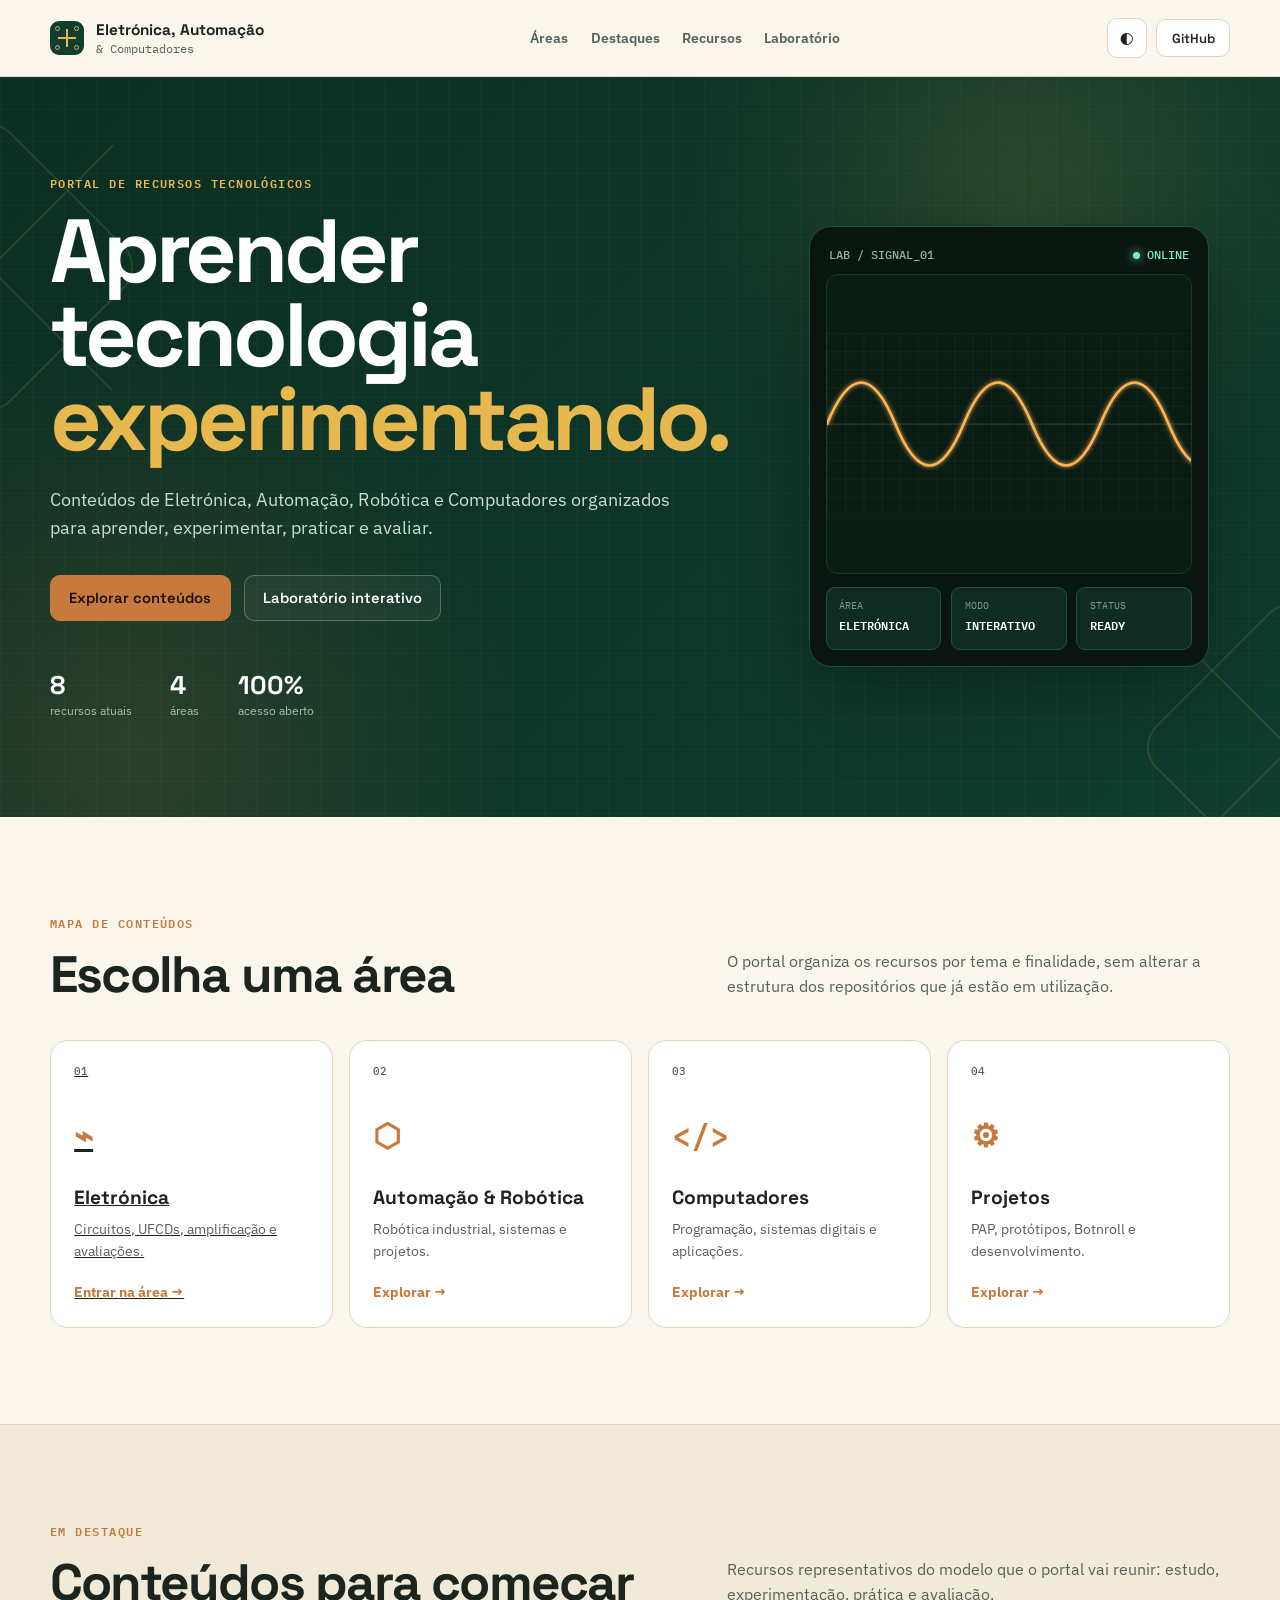
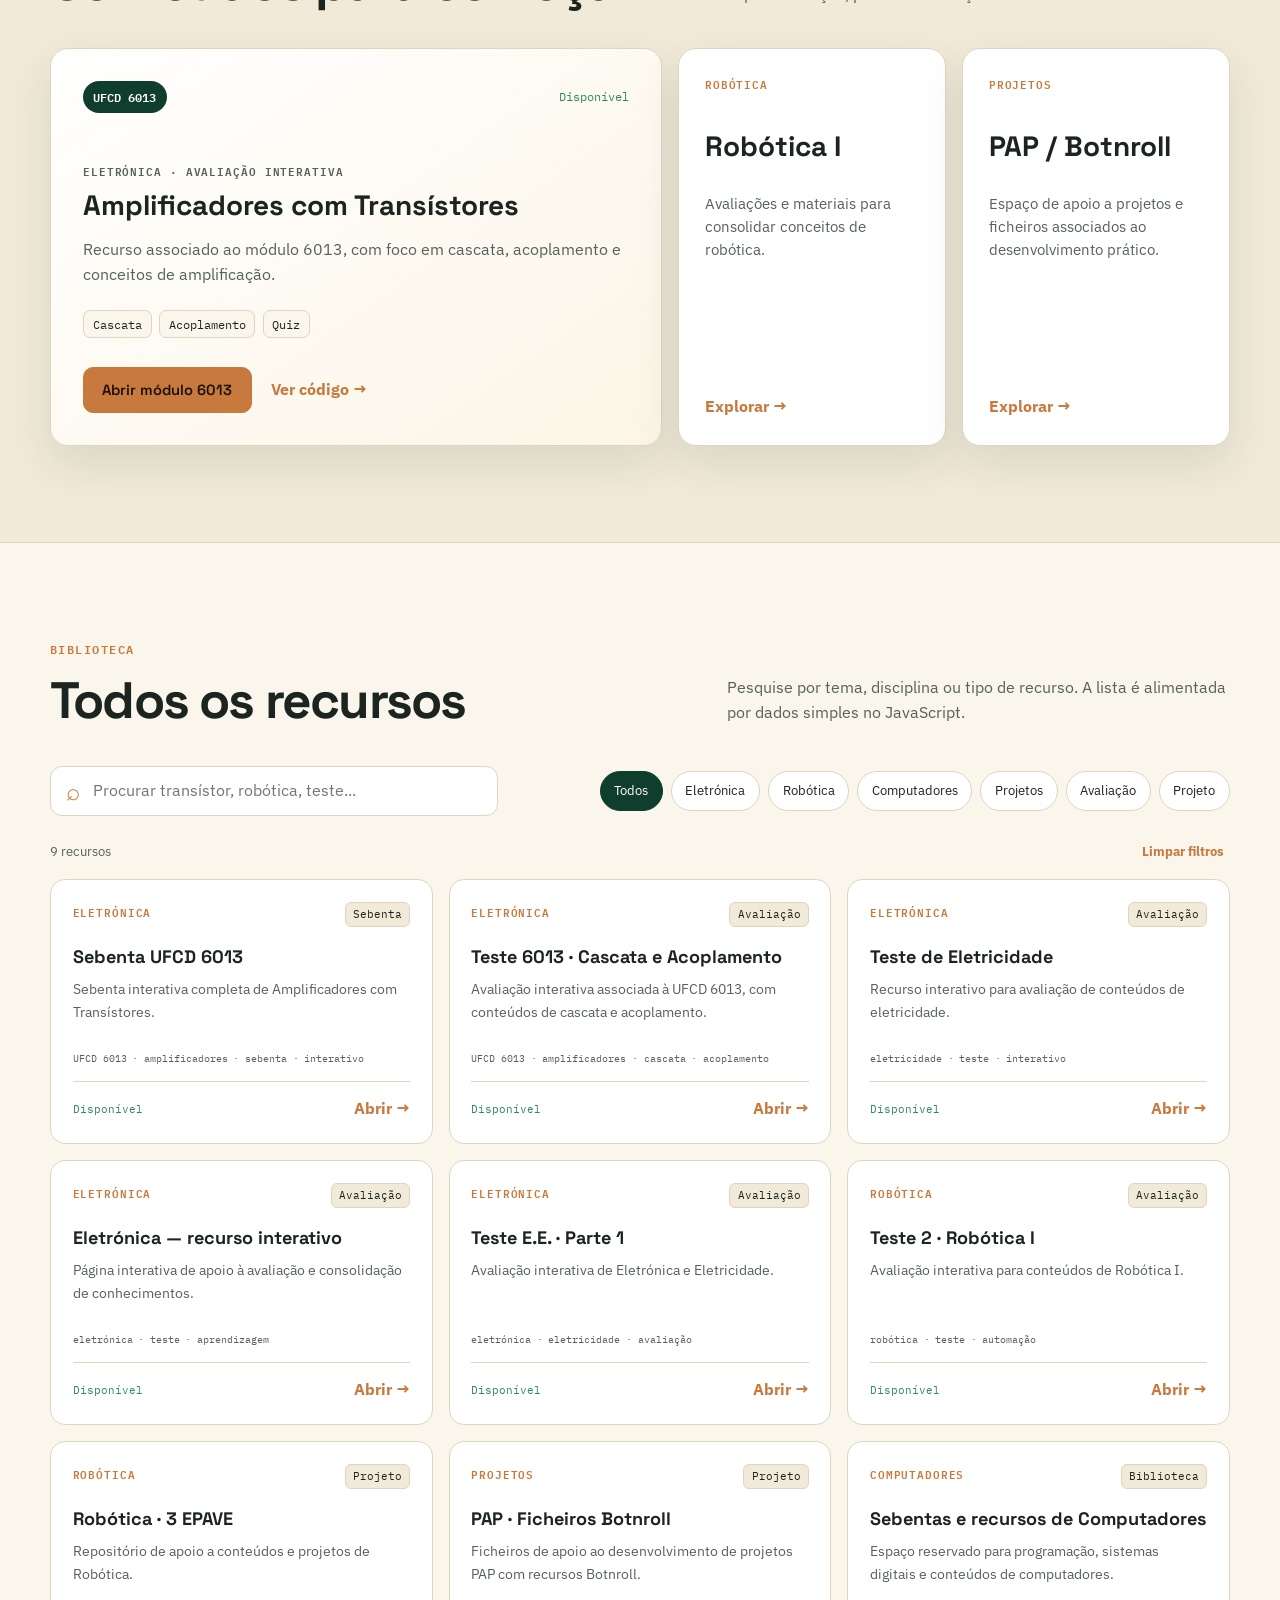
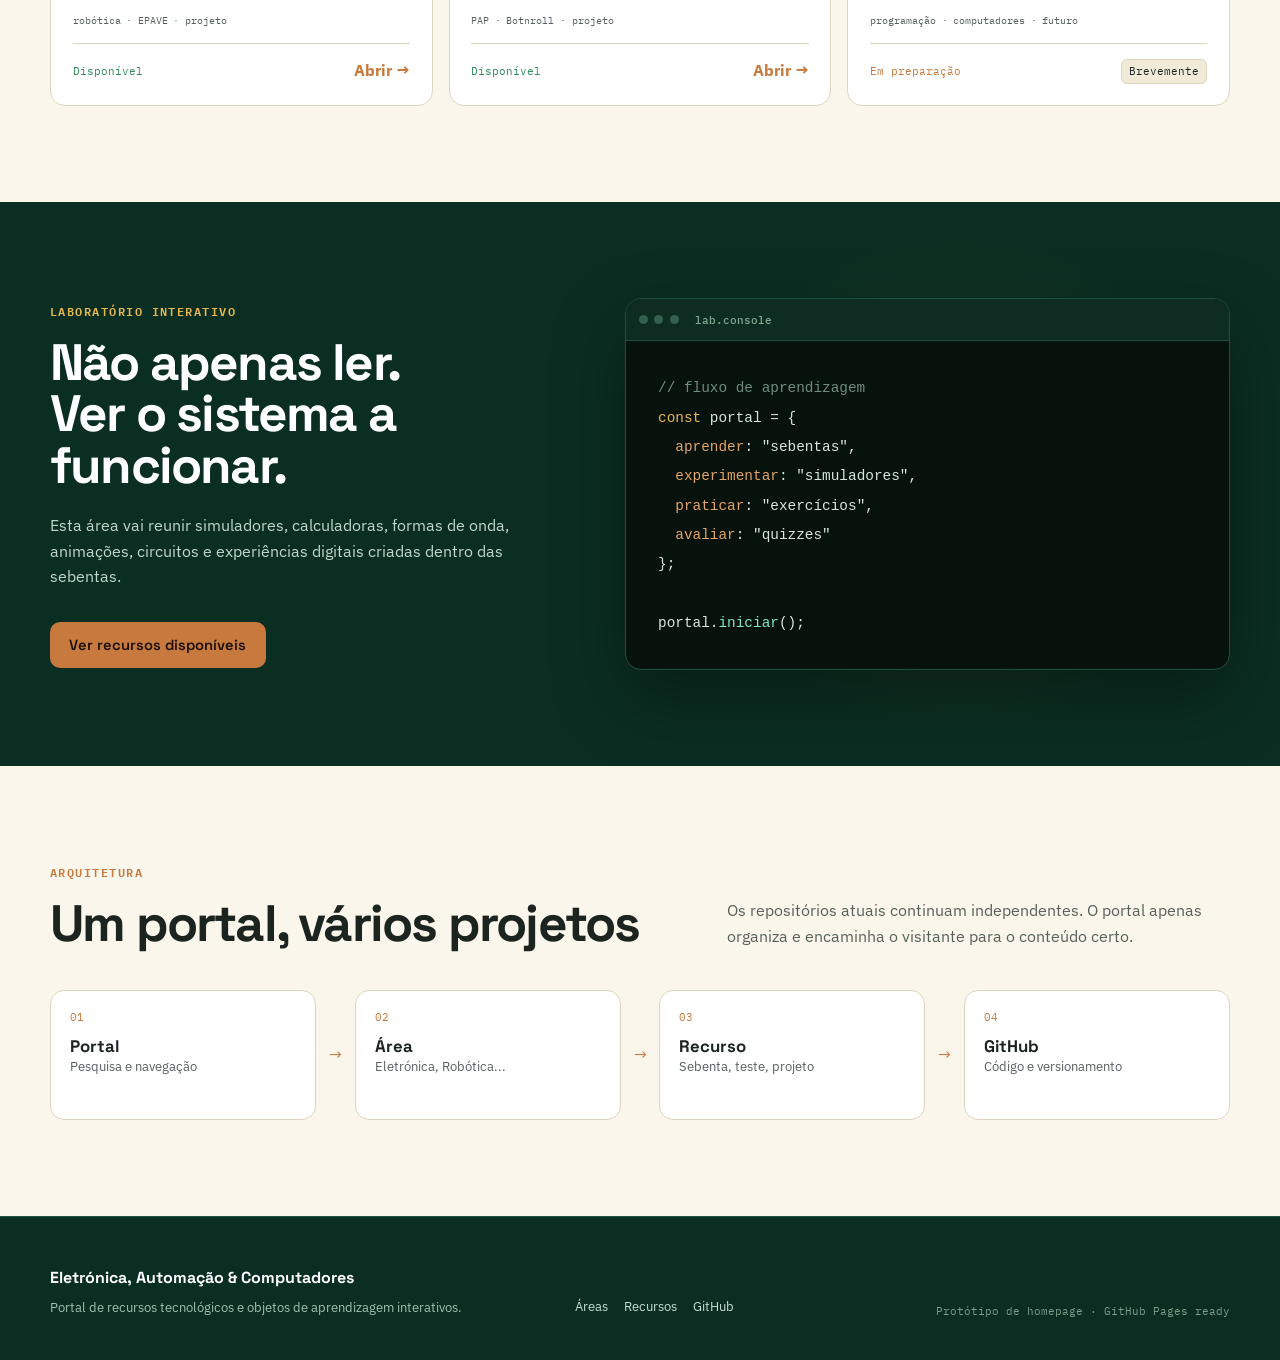
<file: index.html>
<!DOCTYPE html>
<html lang="pt-PT">
<head>
  <meta charset="UTF-8">
  <meta name="viewport" content="width=device-width, initial-scale=1, viewport-fit=cover">
  <meta name="description" content="Portal de recursos de Eletrónica, Automação, Robótica e Computadores.">
  <meta name="theme-color" content="#0F3D2E">
  <title>Eletrónica, Automação & Computadores</title>
  <link rel="preconnect" href="https://fonts.googleapis.com">
  <link rel="preconnect" href="https://fonts.gstatic.com" crossorigin>
  <link href="https://fonts.googleapis.com/css2?family=Space+Grotesk:wght@500;600;700&family=IBM+Plex+Mono:wght@400;500;600&family=IBM+Plex+Sans:wght@400;500;600;700&display=swap" rel="stylesheet">
  <link rel="stylesheet" href="css/styles.css">
</head>
<body>
  <a class="skip-link" href="#conteudos">Saltar para os conteúdos</a>
  <header class="site-header">
    <div class="container nav-wrap">
      <a class="brand" href="#inicio" aria-label="Página inicial">
        <span class="brand-mark" aria-hidden="true"><i></i><i></i><i></i><i></i></span>
        <span><strong>Eletrónica, Automação</strong><small>& Computadores</small></span>
      </a>
      <nav class="desktop-nav" aria-label="Navegação principal">
        <a href="#areas">Áreas</a><a href="#destaques">Destaques</a><a href="#conteudos">Recursos</a><a href="#laboratorio">Laboratório</a>
      </nav>
      <div class="header-actions">
        <button id="themeToggle" class="icon-btn" type="button" aria-label="Alternar tema" title="Alternar tema"><span aria-hidden="true">◐</span></button>
        <a class="btn btn-small btn-outline" href="https://github.com/epaveglauco-gif" target="_blank" rel="noopener">GitHub</a>
      </div>
    </div>
  </header>
  <main>
    <section class="hero" id="inicio">
      <div class="pcb-lines pcb-lines-a" aria-hidden="true"></div><div class="pcb-lines pcb-lines-b" aria-hidden="true"></div>
      <div class="container hero-grid">
        <div class="hero-copy">
          <p class="eyebrow">PORTAL DE RECURSOS TECNOLÓGICOS</p>
          <h1>Aprender tecnologia<br><span>experimentando.</span></h1>
          <p class="hero-text">Conteúdos de Eletrónica, Automação, Robótica e Computadores organizados para aprender, experimentar, praticar e avaliar.</p>
          <div class="hero-actions"><a class="btn btn-primary" href="#conteudos">Explorar conteúdos</a><a class="btn btn-ghost" href="#laboratorio">Laboratório interativo</a></div>
          <div class="hero-stats" aria-label="Resumo do portal">
            <div><strong id="statResources">0</strong><span>recursos atuais</span></div>
            <div><strong id="statAreas">0</strong><span>áreas</span></div>
            <div><strong>100%</strong><span>acesso aberto</span></div>
          </div>
        </div>
        <div class="scope-card" aria-label="Visualização de sinal eletrónico">
          <div class="scope-head"><span>LAB / SIGNAL_01</span><span class="live-dot">ONLINE</span></div>
          <div class="scope-screen">
            <svg viewBox="0 0 560 280" role="img" aria-label="Forma de onda animada">
              <defs>
                <pattern id="grid" width="28" height="28" patternUnits="userSpaceOnUse"><path d="M 28 0 L 0 0 0 28" fill="none" stroke="rgba(255,180,84,.15)" stroke-width="1"/></pattern>
                <filter id="glow"><feGaussianBlur stdDeviation="3" result="blur"/><feMerge><feMergeNode in="blur"/><feMergeNode in="SourceGraphic"/></feMerge></filter>
              </defs>
              <rect width="560" height="280" fill="url(#grid)"/><line x1="0" y1="140" x2="560" y2="140" stroke="rgba(191,216,203,.25)"/>
              <g class="wave-track" filter="url(#glow)"><path d="M0 140 C35 55 70 55 105 140 S175 225 210 140 S280 55 315 140 S385 225 420 140 S490 55 525 140 S595 225 630 140 S700 55 735 140" fill="none" stroke="#FFB454" stroke-width="4" stroke-linecap="round"/></g>
            </svg>
          </div>
          <div class="scope-readout"><div><span>ÁREA</span><b>ELETRÓNICA</b></div><div><span>MODO</span><b>INTERATIVO</b></div><div><span>STATUS</span><b>READY</b></div></div>
        </div>
      </div>
    </section>
    <section class="section" id="areas"><div class="container">
      <div class="section-heading"><div><p class="eyebrow dark">MAPA DE CONTEÚDOS</p><h2>Escolha uma área</h2></div><p>O portal organiza os recursos por tema e finalidade, sem alterar a estrutura dos repositórios que já estão em utilização.</p></div>
      <div class="area-grid">
        <a class="area-card" href="eletronica/index.html"><span class="area-code">01</span><span class="area-icon" aria-hidden="true">⌁</span><strong>Eletrónica</strong><small>Circuitos, UFCDs, amplificação e avaliações.</small><span class="area-link">Entrar na área →</span></a>
        <button class="area-card" data-area-jump="Robótica" type="button"><span class="area-code">02</span><span class="area-icon" aria-hidden="true">⬡</span><strong>Automação & Robótica</strong><small>Robótica industrial, sistemas e projetos.</small><span class="area-link">Explorar →</span></button>
        <button class="area-card" data-area-jump="Computadores" type="button"><span class="area-code">03</span><span class="area-icon" aria-hidden="true">&lt;/&gt;</span><strong>Computadores</strong><small>Programação, sistemas digitais e aplicações.</small><span class="area-link">Explorar →</span></button>
        <button class="area-card" data-area-jump="Projetos" type="button"><span class="area-code">04</span><span class="area-icon" aria-hidden="true">⚙</span><strong>Projetos</strong><small>PAP, protótipos, Botnroll e desenvolvimento.</small><span class="area-link">Explorar →</span></button>
      </div>
    </div></section>
    <section class="section section-alt" id="destaques"><div class="container">
      <div class="section-heading"><div><p class="eyebrow dark">EM DESTAQUE</p><h2>Conteúdos para começar</h2></div><p>Recursos representativos do modelo que o portal vai reunir: estudo, experimentação, prática e avaliação.</p></div>
      <div class="featured-grid">
        <article class="featured-card featured-main">
          <div class="featured-top"><span class="tag">UFCD 6013</span><span class="availability">Disponível</span></div>
          <p class="featured-kicker">ELETRÓNICA · AVALIAÇÃO INTERATIVA</p><h3>Amplificadores com Transístores</h3>
          <p>Recurso associado ao módulo 6013, com foco em cascata, acoplamento e conceitos de amplificação.</p>
          <div class="chip-row"><span>Cascata</span><span>Acoplamento</span><span>Quiz</span></div>
          <div class="card-actions"><a class="btn btn-primary" href="eletronica/6013/index.html">Abrir módulo 6013</a><a class="text-link" href="https://github.com/epaveglauco-gif/EE-MOD-6013" target="_blank" rel="noopener">Ver código →</a></div>
        </article>
        <article class="featured-card mini-feature"><span class="mini-label">ROBÓTICA</span><h3>Robótica I</h3><p>Avaliações e materiais para consolidar conceitos de robótica.</p><a class="text-link" href="https://epaveglauco-gif.github.io/Robotica-Teste-2/index.html" target="_blank" rel="noopener">Explorar →</a></article>
        <article class="featured-card mini-feature"><span class="mini-label">PROJETOS</span><h3>PAP / Botnroll</h3><p>Espaço de apoio a projetos e ficheiros associados ao desenvolvimento prático.</p><a class="text-link" href="https://github.com/epaveglauco-gif/PAP" target="_blank" rel="noopener">Explorar →</a></article>
      </div>
    </div></section>
    <section class="section" id="conteudos"><div class="container">
      <div class="section-heading resources-heading"><div><p class="eyebrow dark">BIBLIOTECA</p><h2>Todos os recursos</h2></div><p>Pesquise por tema, disciplina ou tipo de recurso. A lista é alimentada por dados simples no JavaScript.</p></div>
      <div class="toolbar"><label class="search-box"><span aria-hidden="true">⌕</span><input id="searchInput" type="search" placeholder="Procurar transístor, robótica, teste..." autocomplete="off"></label><div class="filters" id="filterButtons" aria-label="Filtrar recursos"></div></div>
      <div class="resource-meta"><span id="resultCount">0 recursos</span><button id="clearFilters" class="link-button" type="button">Limpar filtros</button></div>
      <div class="resource-grid" id="resourceGrid" aria-live="polite"></div>
      <div class="empty-state" id="emptyState" hidden><strong>Nenhum recurso encontrado.</strong><span>Experimente outra palavra ou remova o filtro atual.</span></div>
    </div></section>
    <section class="section lab-section" id="laboratorio"><div class="container lab-grid">
      <div><p class="eyebrow">LABORATÓRIO INTERATIVO</p><h2>Não apenas ler.<br>Ver o sistema a funcionar.</h2><p>Esta área vai reunir simuladores, calculadoras, formas de onda, animações, circuitos e experiências digitais criadas dentro das sebentas.</p><a class="btn btn-copper" href="#conteudos">Ver recursos disponíveis</a></div>
      <div class="lab-terminal" aria-hidden="true"><div class="terminal-bar"><span></span><span></span><span></span><b>lab.console</b></div><pre><code><span class="c-muted">// fluxo de aprendizagem</span>
<span class="c-gold">const</span> portal = {
  <span class="c-copper">aprender</span>: "sebentas",
  <span class="c-copper">experimentar</span>: "simuladores",
  <span class="c-copper">praticar</span>: "exercícios",
  <span class="c-copper">avaliar</span>: "quizzes"
};

portal.<span class="c-ok">iniciar</span>();</code></pre></div>
    </div></section>
    <section class="section workflow-section"><div class="container">
      <div class="section-heading"><div><p class="eyebrow dark">ARQUITETURA</p><h2>Um portal, vários projetos</h2></div><p>Os repositórios atuais continuam independentes. O portal apenas organiza e encaminha o visitante para o conteúdo certo.</p></div>
      <div class="workflow"><div><b>01</b><strong>Portal</strong><span>Pesquisa e navegação</span></div><i>→</i><div><b>02</b><strong>Área</strong><span>Eletrónica, Robótica...</span></div><i>→</i><div><b>03</b><strong>Recurso</strong><span>Sebenta, teste, projeto</span></div><i>→</i><div><b>04</b><strong>GitHub</strong><span>Código e versionamento</span></div></div>
    </div></section>
  </main>
  <footer class="site-footer"><div class="container footer-grid"><div><strong>Eletrónica, Automação & Computadores</strong><p>Portal de recursos tecnológicos e objetos de aprendizagem interativos.</p></div><div class="footer-links"><a href="#areas">Áreas</a><a href="#conteudos">Recursos</a><a href="https://github.com/epaveglauco-gif" target="_blank" rel="noopener">GitHub</a></div><small>Protótipo de homepage · GitHub Pages ready</small></div></footer>
  <script src="js/app.js"></script>
</body>
</html>
</file>
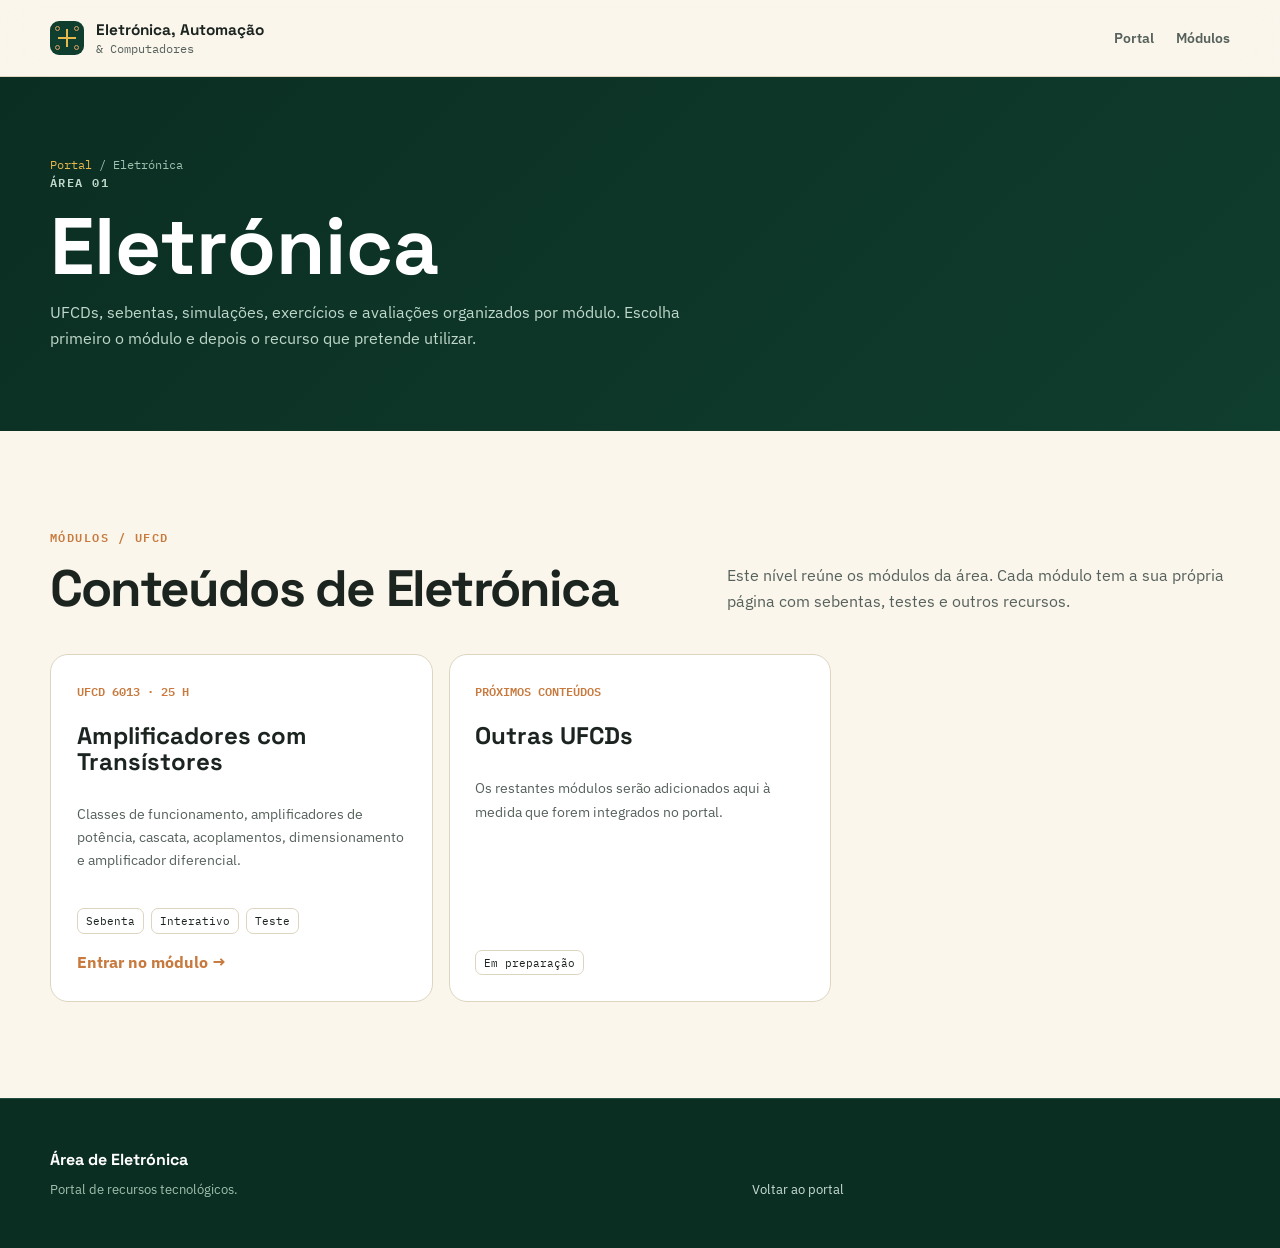
<file: eletronica/index.html>
<!DOCTYPE html>
<html lang="pt-PT">
<head>
<meta charset="UTF-8">
<meta name="viewport" content="width=device-width, initial-scale=1">
<title>Eletrónica · Portal de Recursos</title>
<link rel="preconnect" href="https://fonts.googleapis.com">
<link rel="preconnect" href="https://fonts.gstatic.com" crossorigin>
<link href="https://fonts.googleapis.com/css2?family=Space+Grotesk:wght@500;600;700&family=IBM+Plex+Mono:wght@400;500;600&family=IBM+Plex+Sans:wght@400;500;600;700&display=swap" rel="stylesheet">
<link rel="stylesheet" href="../css/styles.css">
<style>
.area-hero{background:linear-gradient(135deg,var(--board-3),var(--board));color:#fff;padding:5rem 0 4rem}
.area-hero h1{font:700 clamp(2.8rem,7vw,5rem)/.95 var(--display);margin:.4rem 0 1rem}
.area-hero p{color:#BFD8CB;max-width:680px}
.breadcrumb{font:.75rem var(--mono);color:#9FC1B0}.breadcrumb a{color:var(--gold);text-decoration:none}
.module-grid{display:grid;grid-template-columns:repeat(3,1fr);gap:1rem}
.module-card{background:var(--surface);border:1px solid var(--line);border-radius:var(--radius);padding:1.6rem;min-height:280px;display:flex;flex-direction:column;text-decoration:none;transition:.2s}
.module-card:hover{transform:translateY(-4px);border-color:var(--copper);box-shadow:var(--shadow)}
.module-code{font:600 .72rem var(--mono);color:var(--copper)}
.module-card h2{font:700 1.5rem/1.08 var(--display);margin:1.4rem 0 .8rem}
.module-card p{color:var(--ink-soft);font-size:.9rem}
.module-meta{display:flex;gap:.45rem;flex-wrap:wrap;margin-top:auto;padding-top:1.4rem}
.module-meta span{font:.67rem var(--mono);border:1px solid var(--line);padding:.3rem .5rem;border-radius:7px}
.module-open{display:block;color:var(--copper);font-weight:700;margin-top:1rem}
@media(max-width:850px){.module-grid{grid-template-columns:1fr}}
</style>
</head>
<body>
<header class="site-header"><div class="container nav-wrap">
<a class="brand" href="../index.html"><span class="brand-mark"><i></i><i></i><i></i><i></i></span><span><strong>Eletrónica, Automação</strong><small>& Computadores</small></span></a>
<nav class="desktop-nav"><a href="../index.html">Portal</a><a href="#modulos">Módulos</a></nav>
</div></header>
<main>
<section class="area-hero"><div class="container">
<div class="breadcrumb"><a href="../index.html">Portal</a> / Eletrónica</div>
<p class="eyebrow">ÁREA 01</p>
<h1>Eletrónica</h1>
<p>UFCDs, sebentas, simulações, exercícios e avaliações organizados por módulo. Escolha primeiro o módulo e depois o recurso que pretende utilizar.</p>
</div></section>
<section class="section" id="modulos"><div class="container">
<div class="section-heading"><div><p class="eyebrow dark">MÓDULOS / UFCD</p><h2>Conteúdos de Eletrónica</h2></div><p>Este nível reúne os módulos da área. Cada módulo tem a sua própria página com sebentas, testes e outros recursos.</p></div>
<div class="module-grid">
<a class="module-card" href="6013/index.html">
<span class="module-code">UFCD 6013 · 25 H</span>
<h2>Amplificadores com Transístores</h2>
<p>Classes de funcionamento, amplificadores de potência, cascata, acoplamentos, dimensionamento e amplificador diferencial.</p>
<div class="module-meta"><span>Sebenta</span><span>Interativo</span><span>Teste</span></div>
<span class="module-open">Entrar no módulo →</span>
</a>
<div class="module-card" aria-disabled="true">
<span class="module-code">PRÓXIMOS CONTEÚDOS</span>
<h2>Outras UFCDs</h2>
<p>Os restantes módulos serão adicionados aqui à medida que forem integrados no portal.</p>
<div class="module-meta"><span>Em preparação</span></div>
</div>
</div>
</div></section>
</main>
<footer class="site-footer"><div class="container footer-grid"><div><strong>Área de Eletrónica</strong><p>Portal de recursos tecnológicos.</p></div><div class="footer-links"><a href="../index.html">Voltar ao portal</a></div></div></footer>
</body></html>
</file>
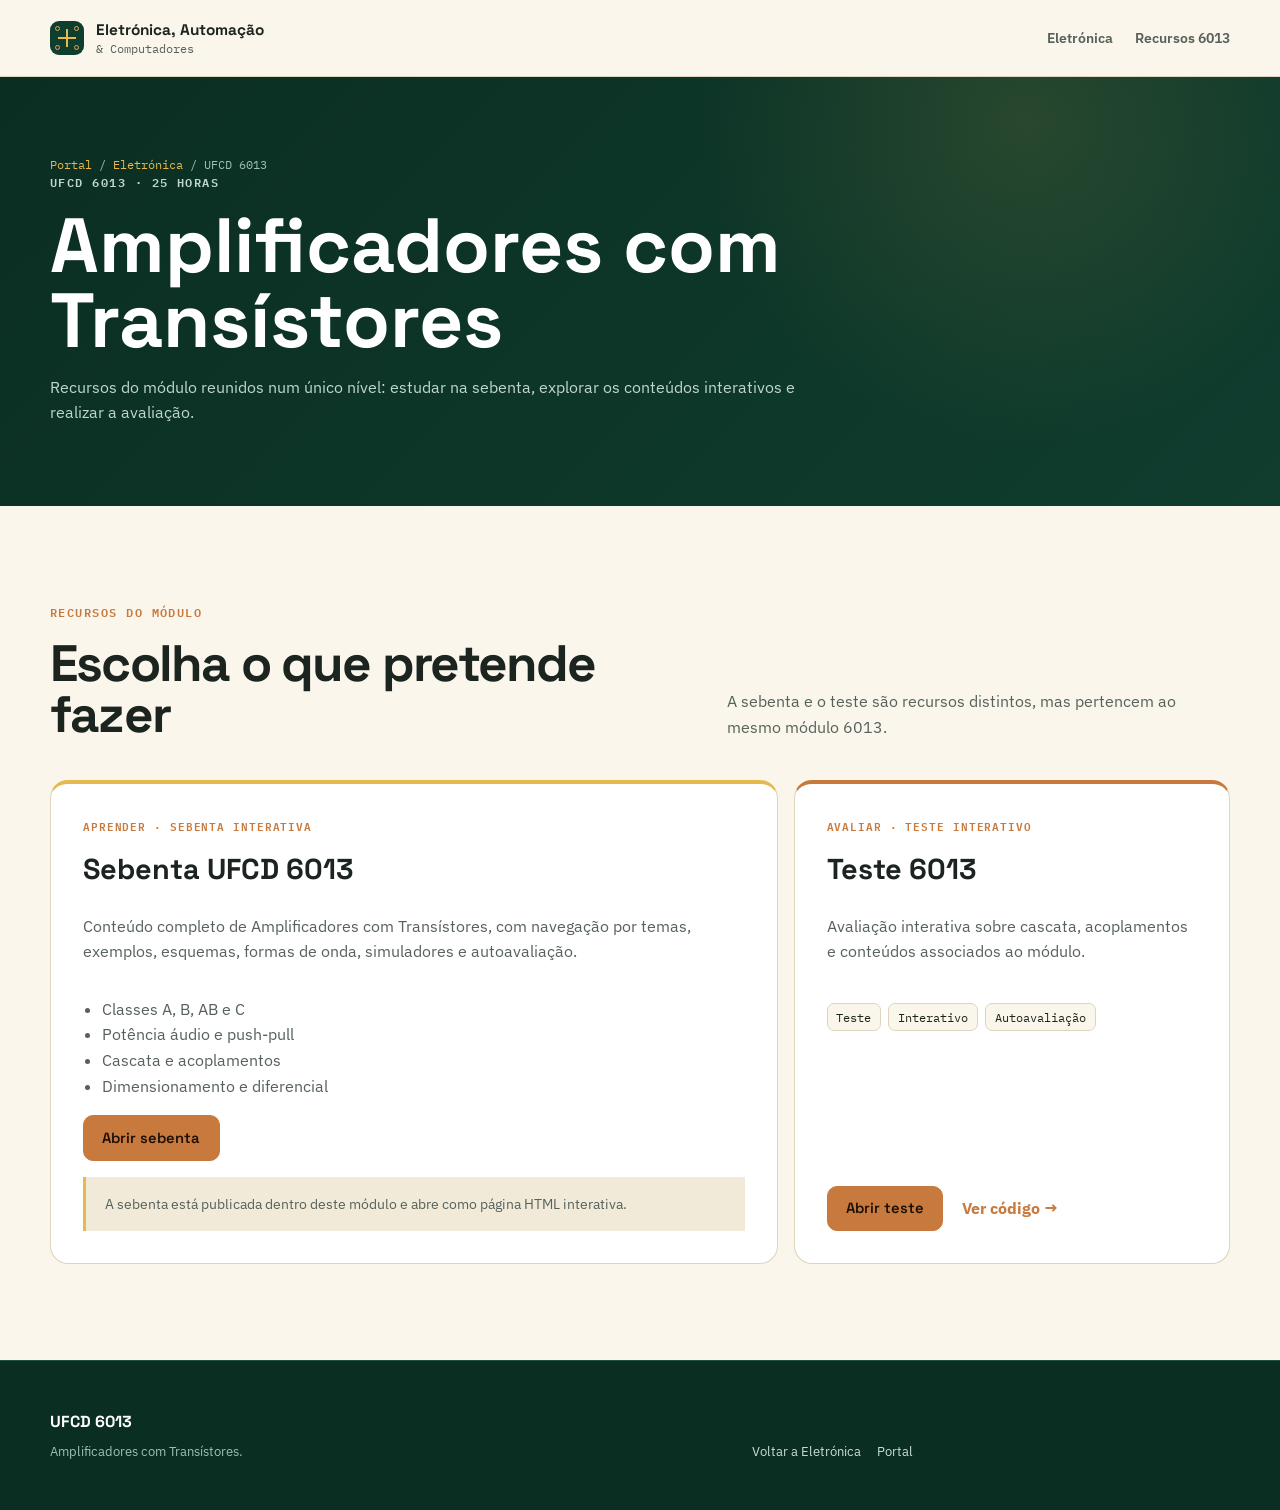
<file: eletronica/6013/index.html>
<!DOCTYPE html>
<html lang="pt-PT">
<head>
<meta charset="UTF-8">
<meta name="viewport" content="width=device-width, initial-scale=1">
<title>UFCD 6013 · Amplificadores com Transístores</title>
<link rel="preconnect" href="https://fonts.googleapis.com">
<link rel="preconnect" href="https://fonts.gstatic.com" crossorigin>
<link href="https://fonts.googleapis.com/css2?family=Space+Grotesk:wght@500;600;700&family=IBM+Plex+Mono:wght@400;500;600&family=IBM+Plex+Sans:wght@400;500;600;700&display=swap" rel="stylesheet">
<link rel="stylesheet" href="../../css/styles.css">
<style>
.module-hero{background:radial-gradient(circle at 80% 10%,rgba(231,184,78,.12),transparent 30%),linear-gradient(135deg,var(--board-3),var(--board));color:#fff;padding:5rem 0 4rem}
.module-hero h1{font:700 clamp(2.6rem,6vw,4.8rem)/.98 var(--display);margin:.5rem 0 1rem;max-width:900px}.module-hero p{color:#BFD8CB;max-width:760px}
.breadcrumb{font:.75rem var(--mono);color:#9FC1B0}.breadcrumb a{color:var(--gold);text-decoration:none}
.resource-choice{display:grid;grid-template-columns:1.25fr .75fr;gap:1rem}
.choice{background:var(--surface);border:1px solid var(--line);border-radius:var(--radius);padding:2rem;display:flex;flex-direction:column;min-height:330px}
.choice.primary{border-top:4px solid var(--gold)}.choice.secondary{border-top:4px solid var(--copper)}
.choice-label{font:600 .7rem var(--mono);color:var(--copper);letter-spacing:.08em}.choice h2{font:700 1.8rem/1.06 var(--display);margin:1.2rem 0 .8rem}.choice p{color:var(--ink-soft)}
.choice ul{color:var(--ink-soft);padding-left:1.2rem}.choice .card-actions{margin-top:auto}
.btn-disabled{opacity:.55;cursor:not-allowed}
.note-box{margin-top:1rem;padding:1rem 1.2rem;border-left:3px solid var(--gold);background:var(--paper-2);font-size:.88rem;color:var(--ink-soft)}
@media(max-width:800px){.resource-choice{grid-template-columns:1fr}}
</style>
</head>
<body>
<header class="site-header"><div class="container nav-wrap">
<a class="brand" href="../../index.html"><span class="brand-mark"><i></i><i></i><i></i><i></i></span><span><strong>Eletrónica, Automação</strong><small>& Computadores</small></span></a>
<nav class="desktop-nav"><a href="../index.html">Eletrónica</a><a href="#recursos">Recursos 6013</a></nav>
</div></header>
<main>
<section class="module-hero"><div class="container">
<div class="breadcrumb"><a href="../../index.html">Portal</a> / <a href="../index.html">Eletrónica</a> / UFCD 6013</div>
<p class="eyebrow">UFCD 6013 · 25 HORAS</p>
<h1>Amplificadores com Transístores</h1>
<p>Recursos do módulo reunidos num único nível: estudar na sebenta, explorar os conteúdos interativos e realizar a avaliação.</p>
</div></section>
<section class="section" id="recursos"><div class="container">
<div class="section-heading"><div><p class="eyebrow dark">RECURSOS DO MÓDULO</p><h2>Escolha o que pretende fazer</h2></div><p>A sebenta e o teste são recursos distintos, mas pertencem ao mesmo módulo 6013.</p></div>
<div class="resource-choice">
<article class="choice primary">
<span class="choice-label">APRENDER · SEBENTA INTERATIVA</span>
<h2>Sebenta UFCD 6013</h2>
<p>Conteúdo completo de Amplificadores com Transístores, com navegação por temas, exemplos, esquemas, formas de onda, simuladores e autoavaliação.</p>
<ul><li>Classes A, B, AB e C</li><li>Potência áudio e push-pull</li><li>Cascata e acoplamentos</li><li>Dimensionamento e diferencial</li></ul>
<div class="card-actions">
<a class="btn btn-primary" href="sebenta.html">Abrir sebenta</a>
</div>
<div class="note-box">A sebenta está publicada dentro deste módulo e abre como página HTML interativa.</div>
</article>
<article class="choice secondary">
<span class="choice-label">AVALIAR · TESTE INTERATIVO</span>
<h2>Teste 6013</h2>
<p>Avaliação interativa sobre cascata, acoplamentos e conteúdos associados ao módulo.</p>
<div class="chip-row"><span>Teste</span><span>Interativo</span><span>Autoavaliação</span></div>
<div class="card-actions">
<a class="btn btn-primary" href="https://epaveglauco-gif.github.io/EE-MOD-6013/index.html" target="_blank" rel="noopener">Abrir teste</a>
<a class="text-link" href="https://github.com/epaveglauco-gif/EE-MOD-6013" target="_blank" rel="noopener">Ver código →</a>
</div>
</article>
</div>
</div></section>
</main>
<footer class="site-footer"><div class="container footer-grid"><div><strong>UFCD 6013</strong><p>Amplificadores com Transístores.</p></div><div class="footer-links"><a href="../index.html">Voltar a Eletrónica</a><a href="../../index.html">Portal</a></div></div></footer>
</body></html>
</file>
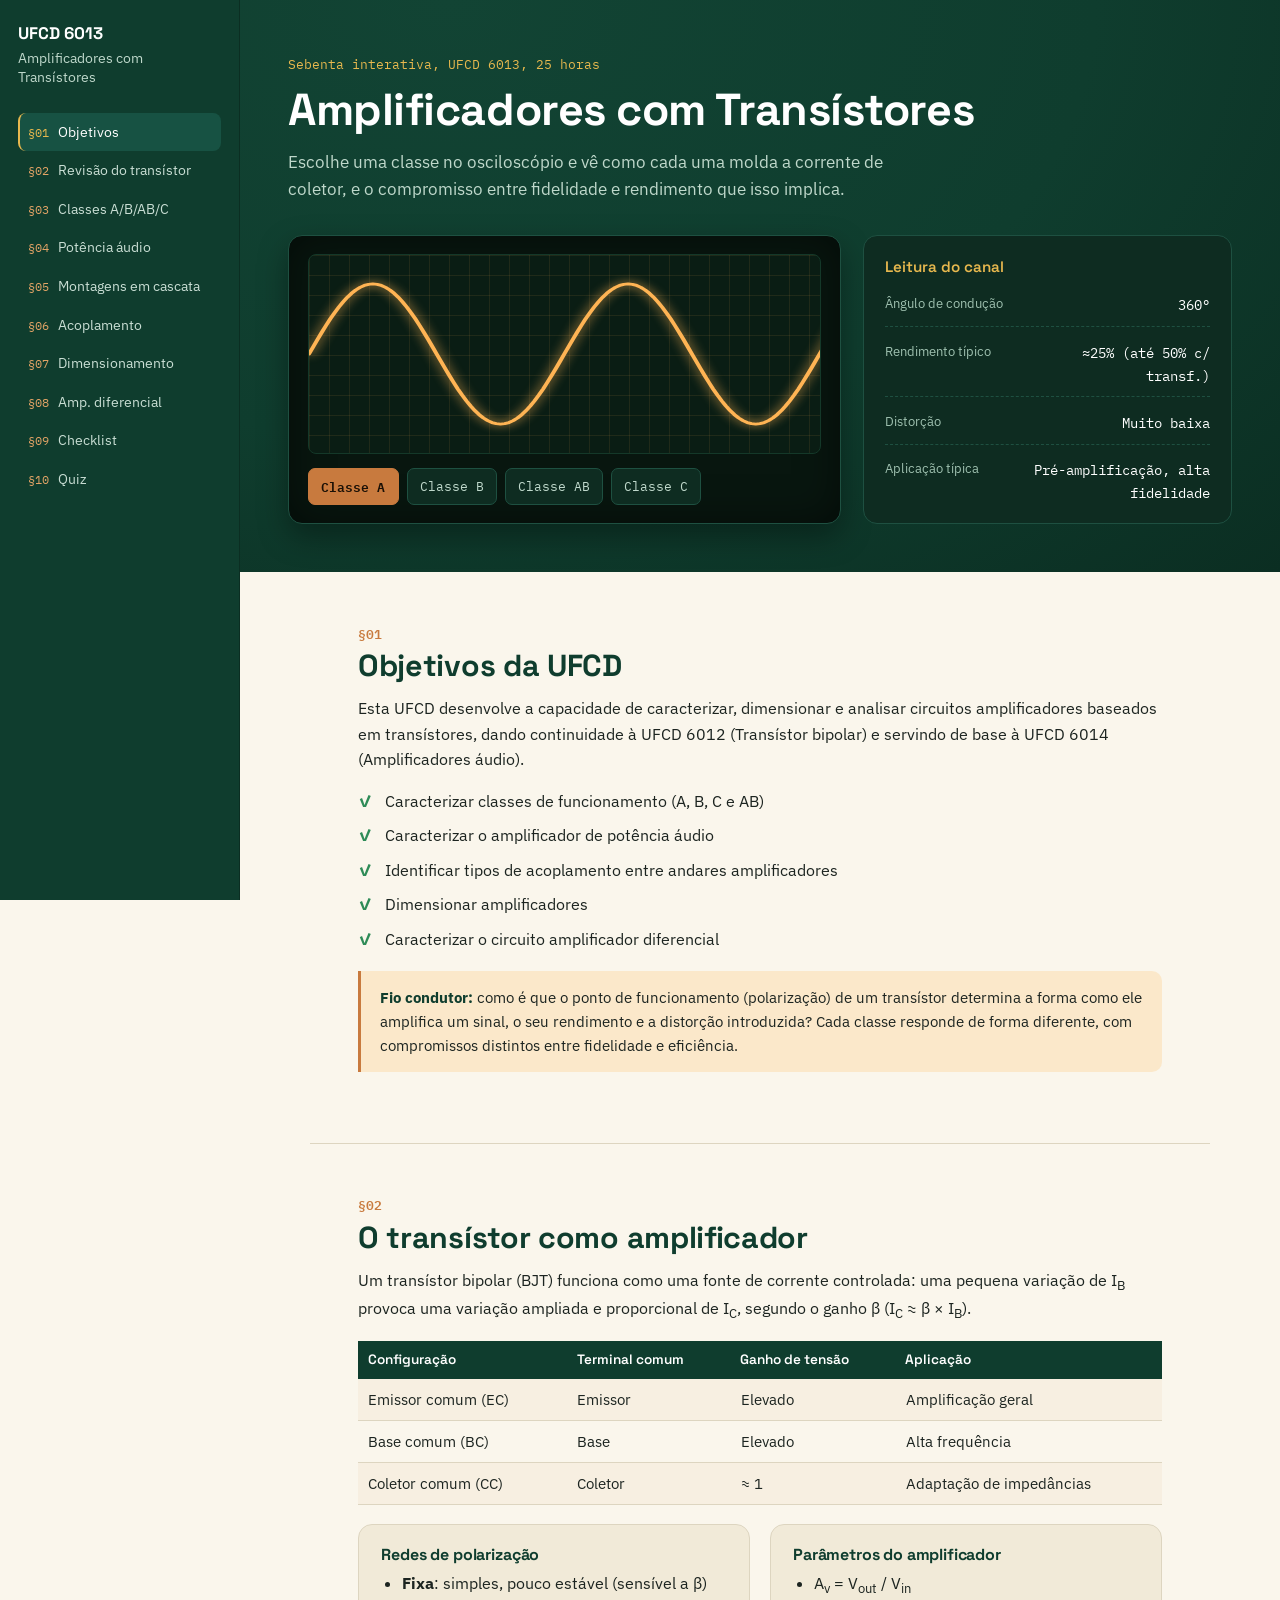
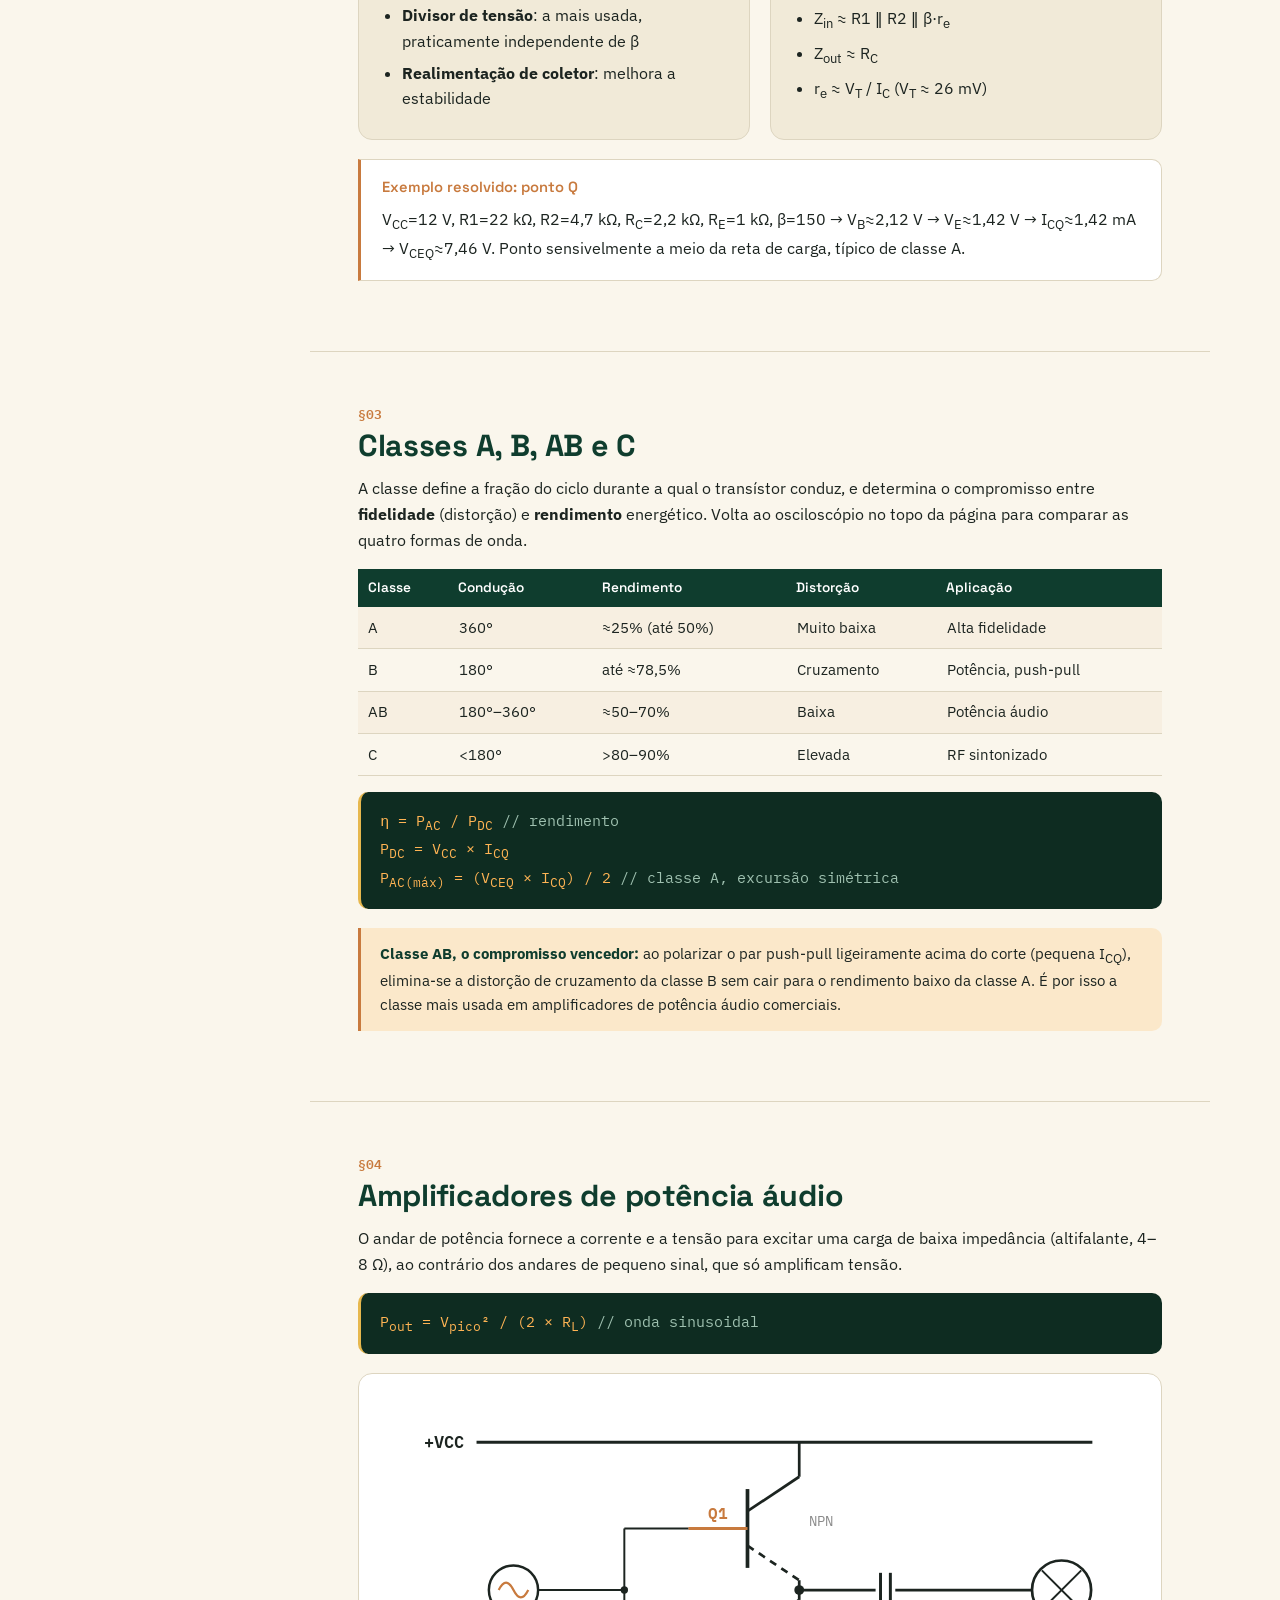
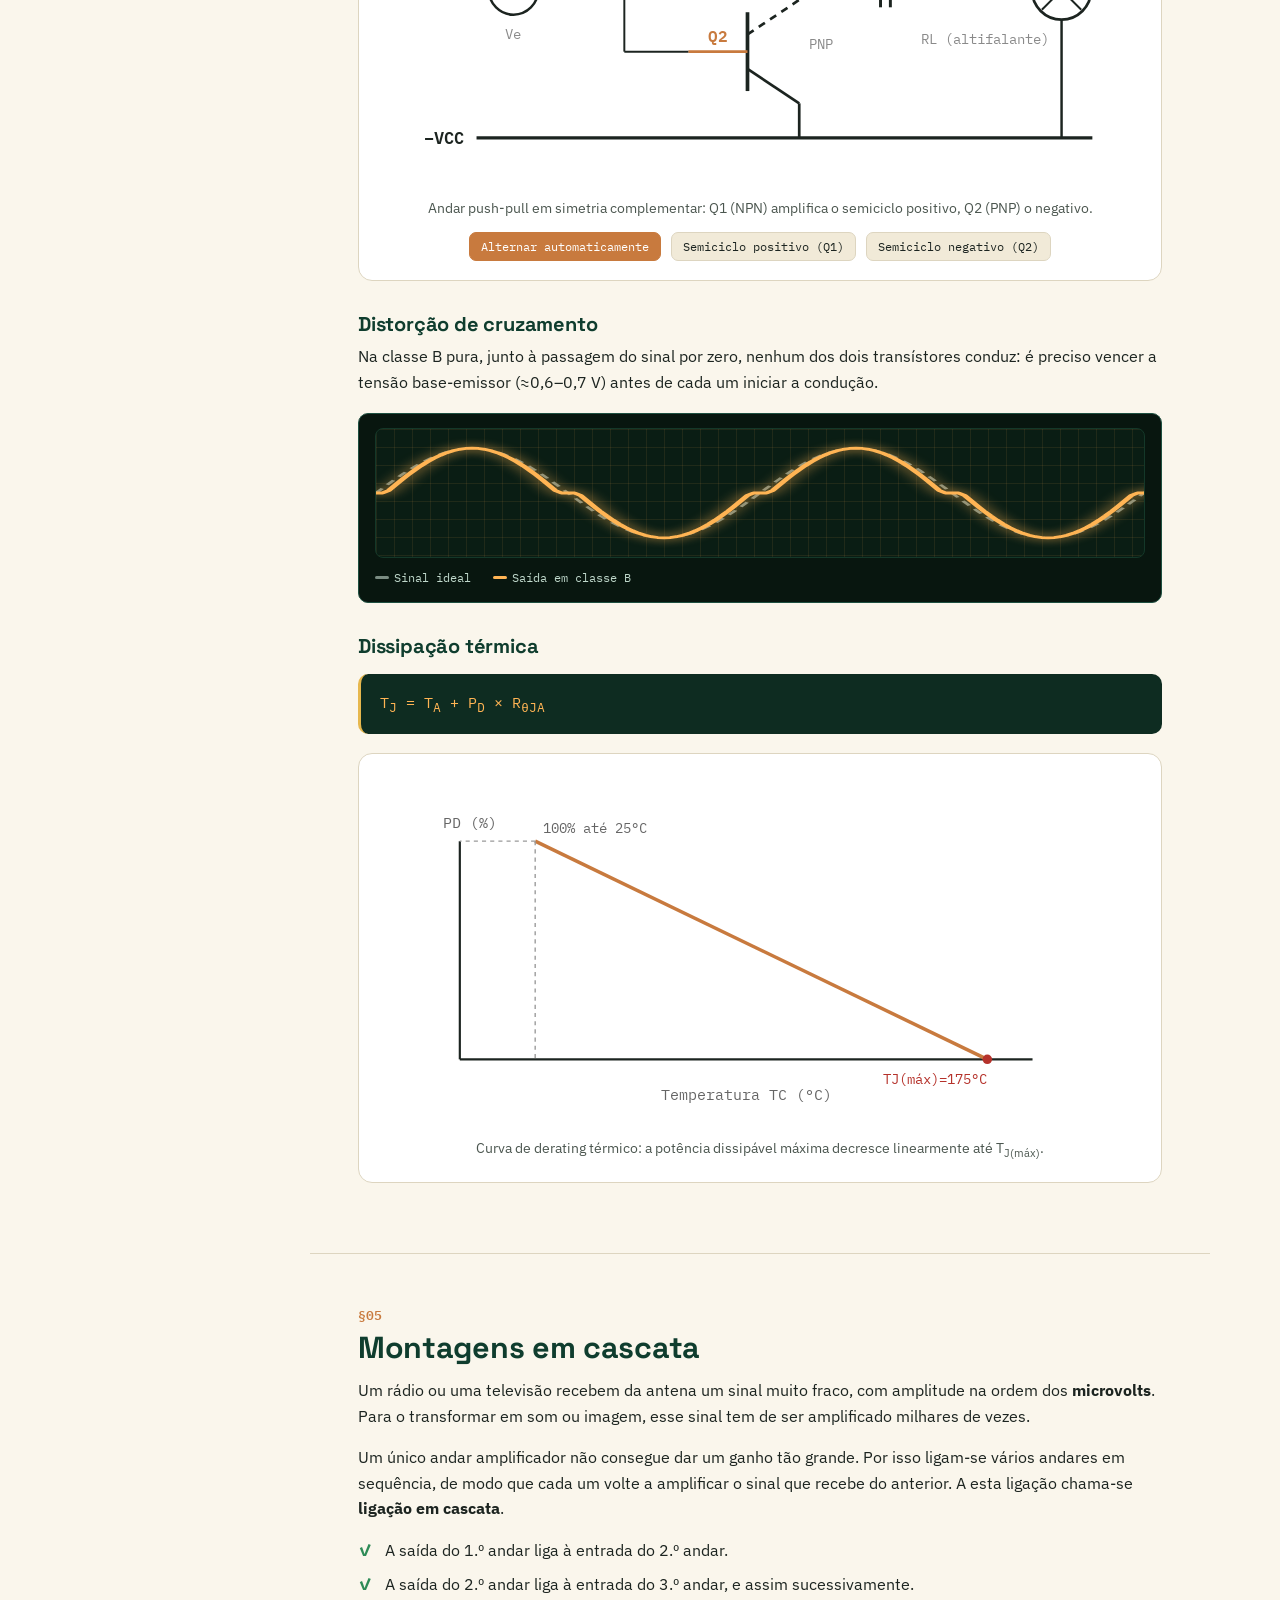
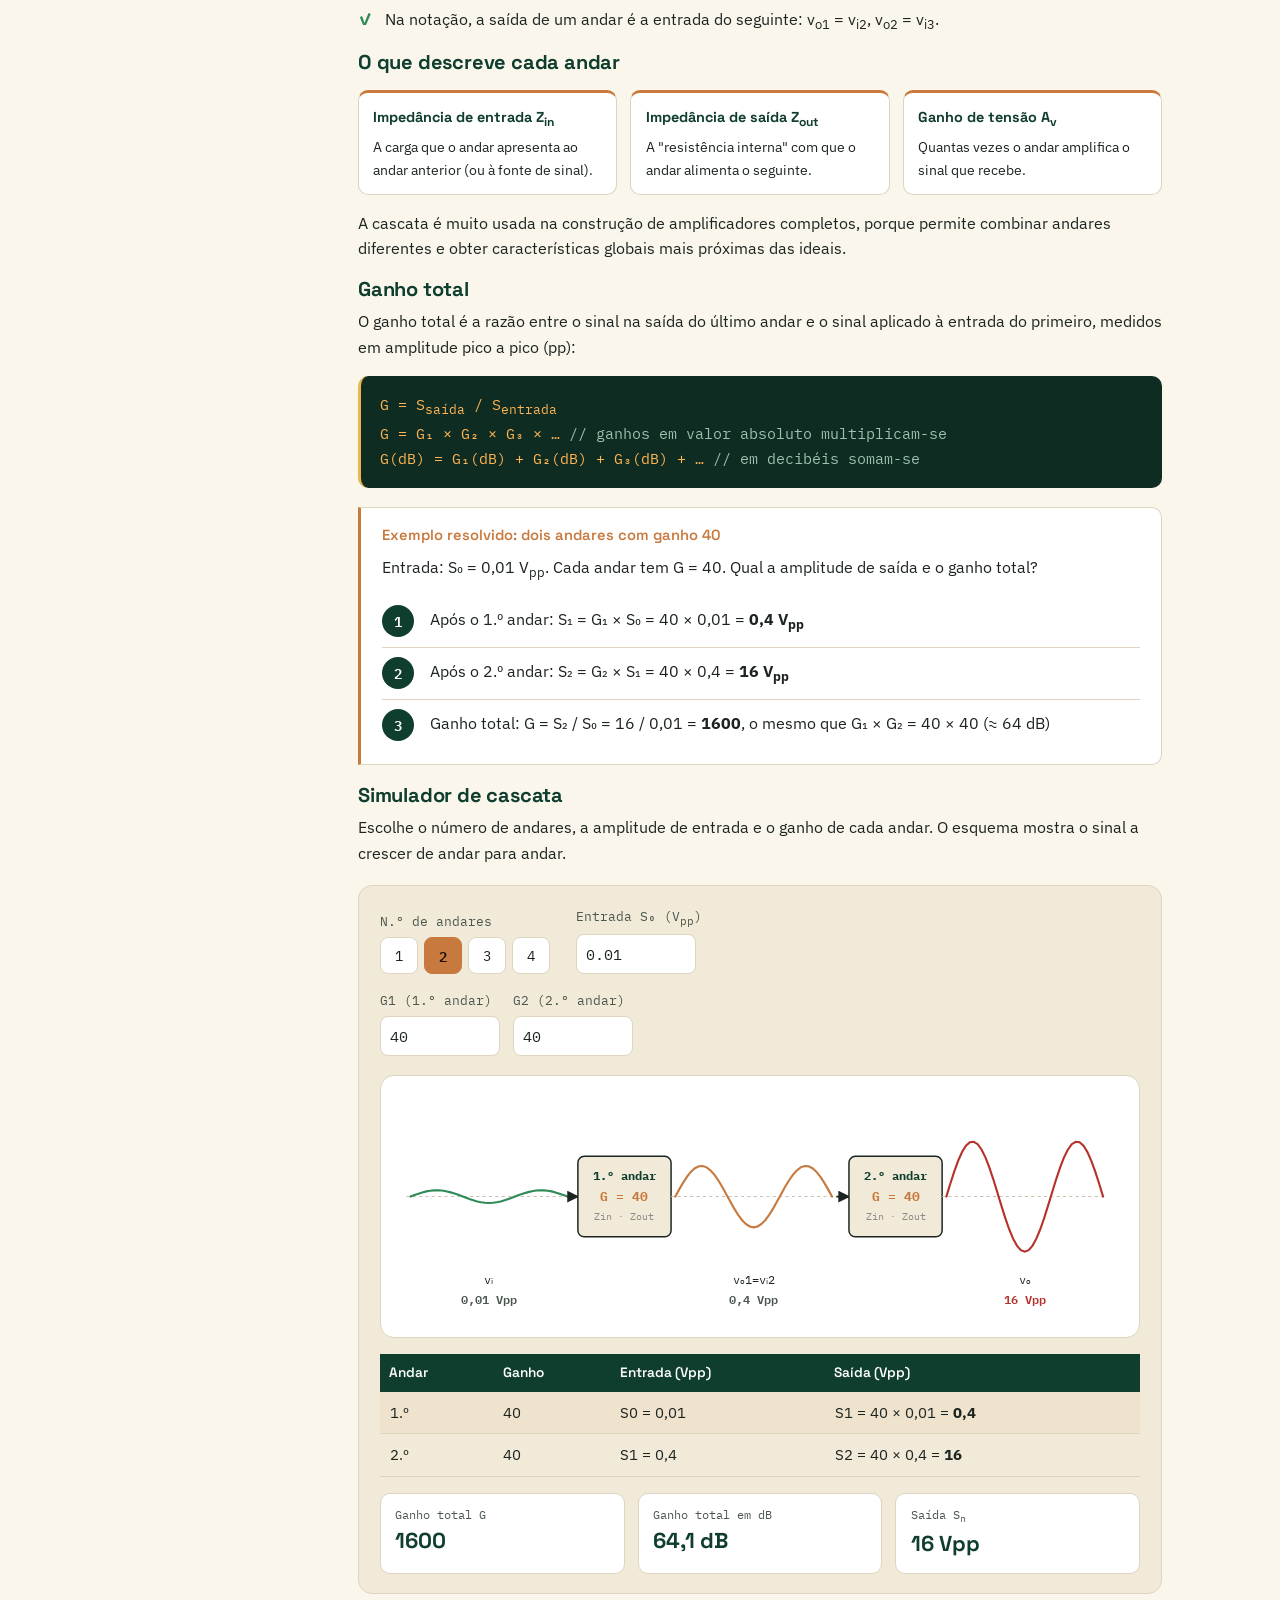
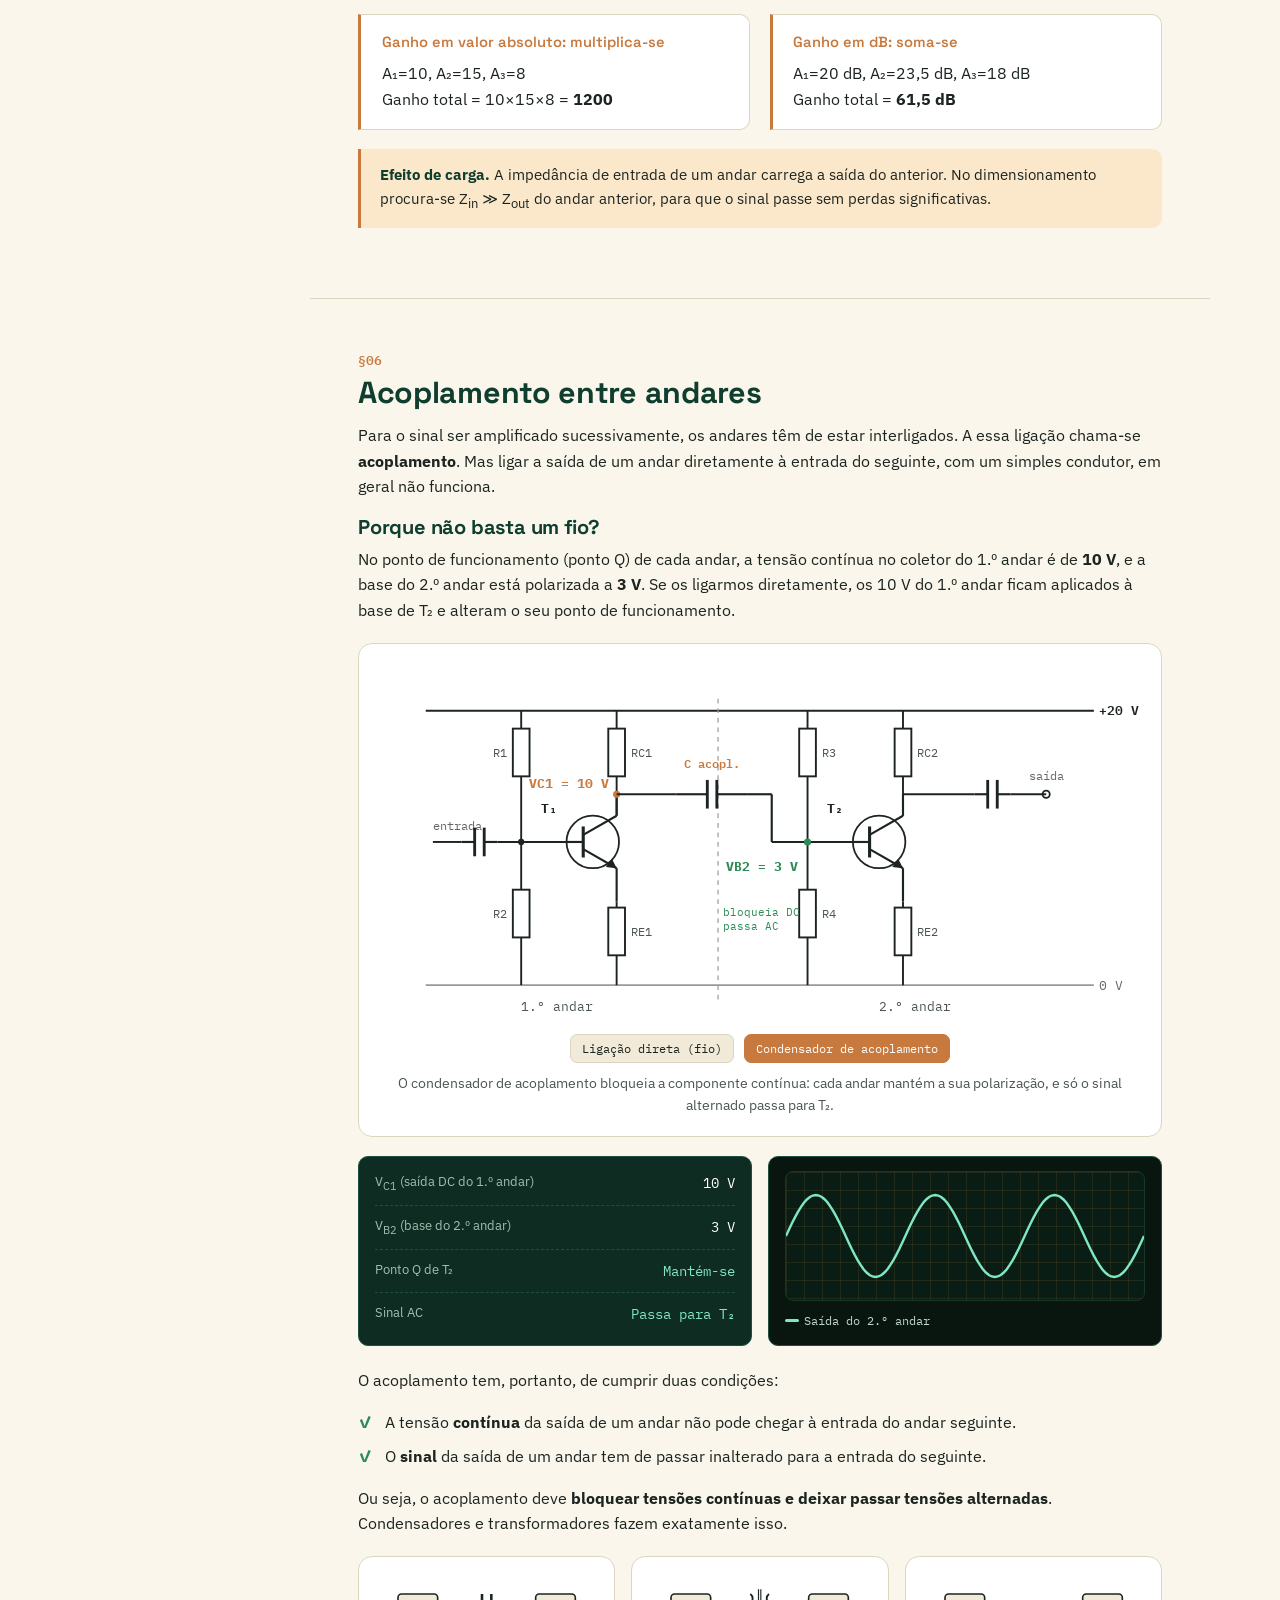
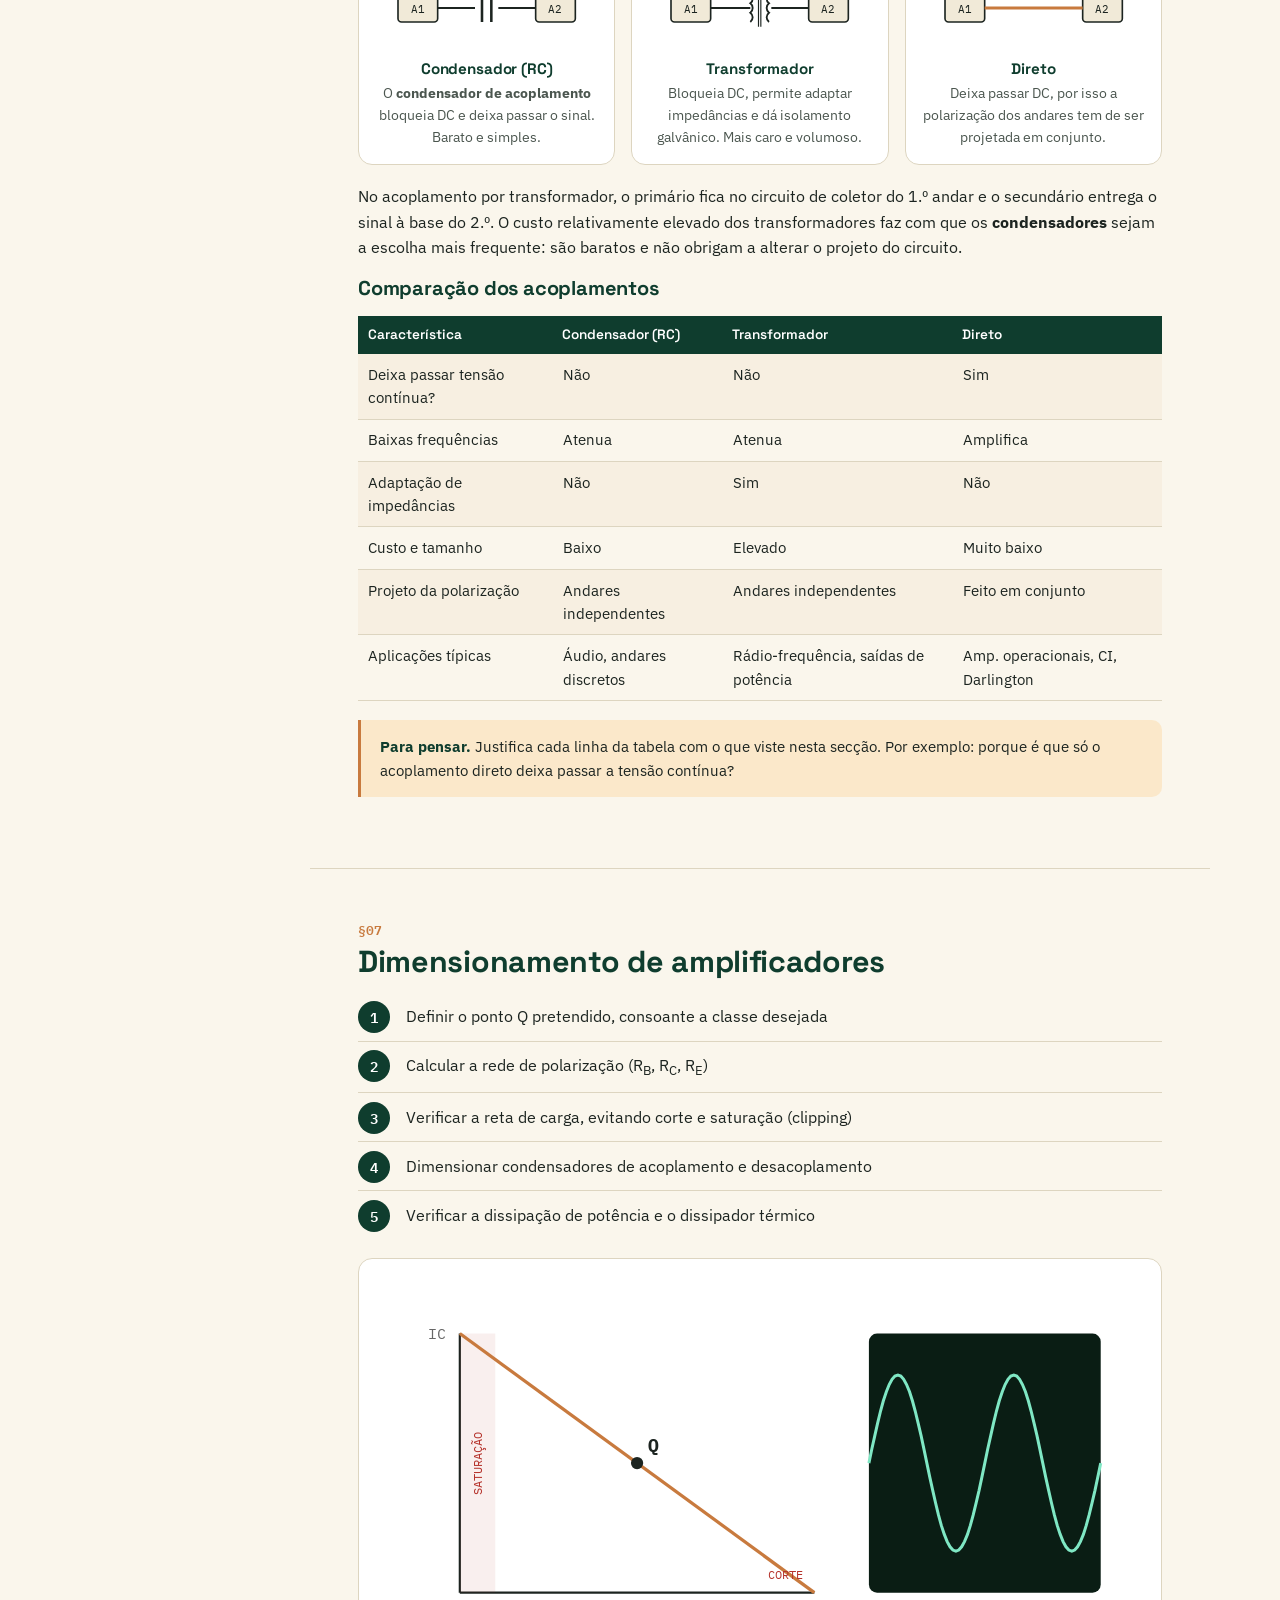
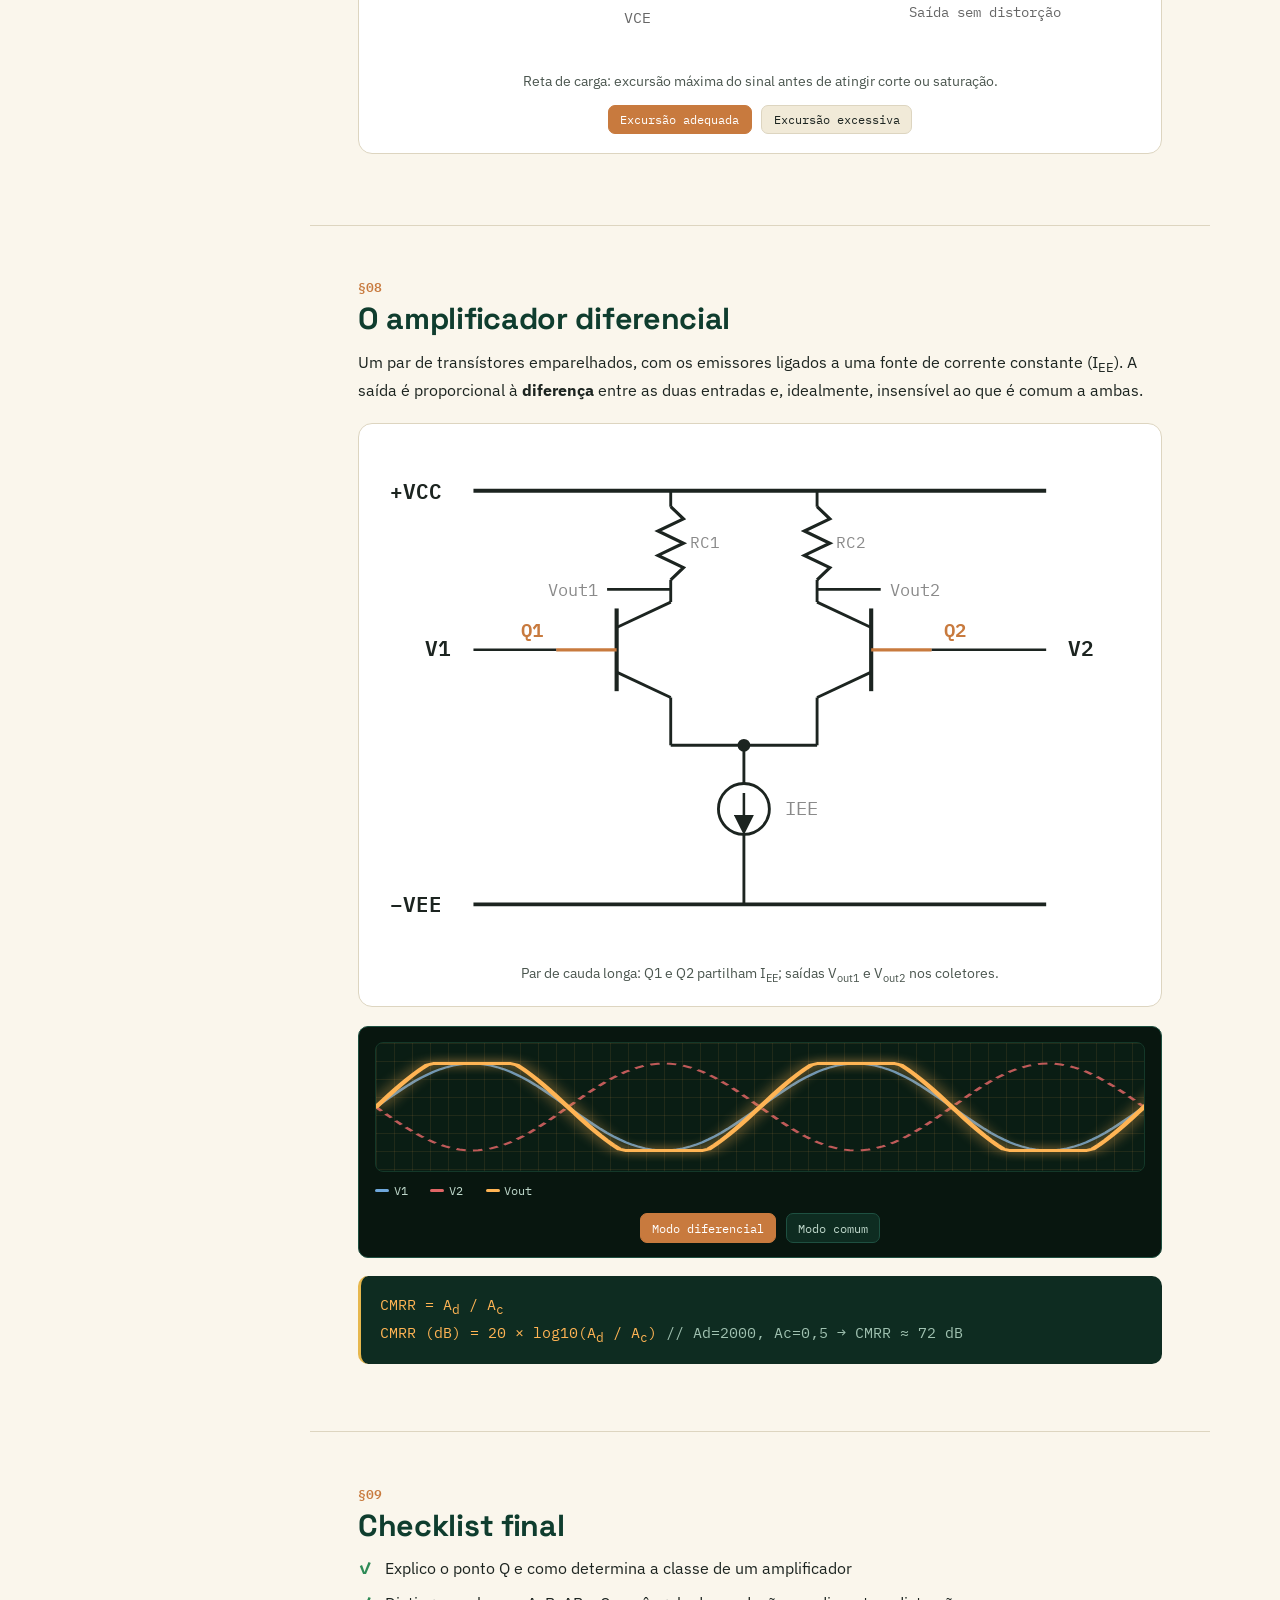
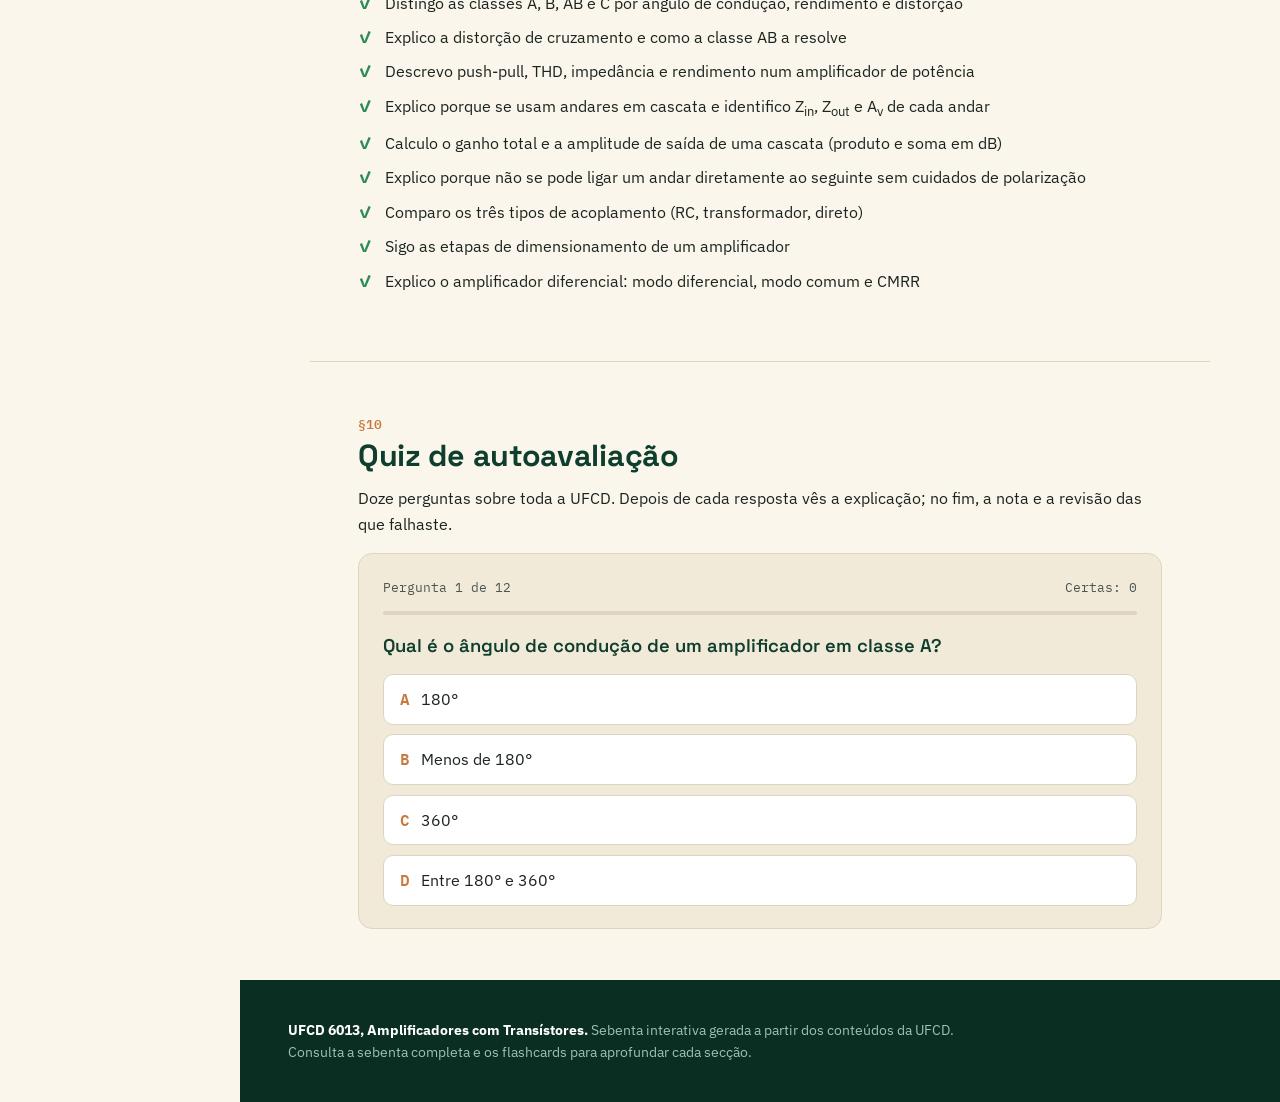
<file: eletronica/6013/sebenta.html>
<!doctype html><html><head><meta charset=utf8><meta name=viewport content="width=device-width,initial-scale=1,viewport-fit=cover"><style>:root{color-scheme:light;box-sizing:border-box;padding-top:env(safe-area-inset-top,0px);padding-bottom:env(safe-area-inset-bottom,0px)}html{scroll-padding-top:env(safe-area-inset-top,0px)}body{margin:0;padding:0;font:14px -apple-system,BlinkMacSystemFont,sans-serif;background:#fff;color:#000}img{max-width:100%}[hidden]:not([hidden=until-found i]){display:none!important}</style></head><body>
<!DOCTYPE html>
<html lang="pt-PT">
<head>
<meta charset="UTF-8">
<meta name="viewport" content="width=device-width, initial-scale=1, viewport-fit=cover">
<title>UFCD 6013 — Amplificadores com Transístores</title>
<link rel="preconnect" href="https://fonts.googleapis.com">
<link rel="preconnect" href="https://fonts.gstatic.com" crossorigin>
<link href="https://fonts.googleapis.com/css2?family=Space+Grotesk:wght@500;600;700&family=IBM+Plex+Sans:ital,wght@0,400;0,500;0,600;0,700;1,400&family=IBM+Plex+Mono:wght@400;500;600&display=swap" rel="stylesheet">
<style>
  :root{
    --board:#0F3D2E; --board-2:#175243; --board-3:#0B2E22;
    --copper:#C87A3E; --copper-light:#E3A466; --gold:#E7B84E;
    --paper:#FAF6EC; --paper-2:#F1EAD8; --surface:#FFFFFF;
    --ink:#1C2420; --ink-soft:#4B564F; --line:#DDD5C0; --heading:#0F3D2E;
    --phosphor:#FFB454; --phosphor-dim:rgba(255,180,84,.22);
    --red:#B5322B; --green-ok:#2E8B57; --radius:14px;
    --font-display:'Space Grotesk', ui-sans-serif, system-ui, -apple-system, 'Segoe UI', sans-serif;
    --font-body:'IBM Plex Sans', ui-sans-serif, system-ui, -apple-system, 'Segoe UI', sans-serif;
    --font-mono:'IBM Plex Mono', ui-monospace, 'SFMono-Regular', Consolas, monospace;
    box-sizing:border-box;
    padding-top:env(safe-area-inset-top, 0px);
    padding-bottom:env(safe-area-inset-bottom, 0px);
  }
  @media (prefers-color-scheme: dark){
    :root:not([data-theme="light"]){
      --paper:#101713; --paper-2:#17221C; --surface:#1B2821;
      --ink:#E4ECE7; --ink-soft:#A9B8AF; --line:#2B3B32; --heading:#E7C27A;
    }
  }
  :root[data-theme="dark"]{
    --paper:#101713; --paper-2:#17221C; --surface:#1B2821;
    --ink:#E4ECE7; --ink-soft:#A9B8AF; --line:#2B3B32; --heading:#E7C27A;
  }
  html{ scroll-behavior:smooth; scroll-padding-top:env(safe-area-inset-top, 0px); background:var(--paper); }
  *,*::before,*::after{ box-sizing:border-box; }
  body{ margin:0; background:var(--paper); color:var(--ink); font-family:var(--font-body); font-size:16px; line-height:1.6; -webkit-font-smoothing:antialiased; }
  ::selection{ background:var(--gold); color:var(--board-3); }
  h1,h2,h3,h4{ font-family:var(--font-display); color:var(--heading); margin:0 0 .4em; letter-spacing:-.01em; line-height:1.15; }
  h2{ font-size:1.9rem; } h3{ font-size:1.25rem; }
  p{ margin:0 0 1em; }
  a{ color:var(--copper); }
  :focus-visible{ outline:2px solid var(--gold); outline-offset:2px; }
  img,svg{ max-width:100%; }
  .kicker-sec{ font-family:var(--font-mono); font-size:.8rem; color:var(--copper); font-weight:600; margin-bottom:.4em; }

  #sweep{ position:fixed; top:env(safe-area-inset-top, 0px); left:0; height:3px; width:0%; background:linear-gradient(90deg,var(--copper),var(--phosphor)); z-index:999; box-shadow:0 0 8px var(--phosphor); }

  .shell{ display:flex; }
  nav.board-nav{ background:var(--board); color:var(--paper); width:240px; flex-shrink:0; position:sticky; top:env(safe-area-inset-top, 0px); height:100vh; height:100dvh; overflow-y:auto; padding:1.4rem 1.1rem; border-right:1px solid var(--board-3); }
  nav.board-nav .brand{ font-size:.85rem; color:#BFD8CB; margin-bottom:1.6rem; line-height:1.4; }
  nav.board-nav .brand b{ color:#fff; font-size:1.05rem; display:block; font-family:var(--font-display); margin-bottom:.2em; }
  nav.board-nav ul{ list-style:none; margin:0; padding:0; }
  nav.board-nav a{ display:flex; gap:.6em; align-items:baseline; text-decoration:none; color:#C9DED4; font-size:.88rem; padding:.5rem .55rem; border-radius:8px; border-left:2px solid transparent; }
  nav.board-nav a .tag{ font-family:var(--font-mono); font-size:.72rem; color:var(--copper-light); flex-shrink:0; }
  nav.board-nav a:hover{ background:var(--board-2); color:#fff; }
  nav.board-nav a.active{ background:var(--board-2); color:#fff; border-left-color:var(--gold); }
  nav.board-nav a.active .tag{ color:var(--gold); }
  main{ flex:1; min-width:0; }
  .mobile-nav{ display:none; }

  .hero{ background:radial-gradient(ellipse at 20% 0%, #124434 0%, var(--board) 55%, var(--board-3) 100%); color:#fff; padding:3.4rem 3rem 3rem; }
  .hero .kicker{ font-family:var(--font-mono); color:var(--gold); font-size:.82rem; margin-bottom:.8em; }
  .hero h1{ color:#fff; font-size:clamp(1.9rem, 4vw, 2.8rem); max-width:820px; line-height:1.06; margin-bottom:.35em; }
  .hero .sub{ color:#BFD8CB; font-size:1.06rem; max-width:640px; margin-bottom:2rem; }
  .scope-wrap{ display:grid; grid-template-columns:1.5fr 1fr; gap:1.4rem; }
  .scope{ background:#08160F; border-radius:var(--radius); padding:1.1rem 1.2rem 1rem; border:1px solid #1E5041; box-shadow:inset 0 0 40px rgba(0,0,0,.5), 0 12px 30px rgba(0,0,0,.35); }
  .screen{ position:relative; background:#0A1D14; border-radius:8px; overflow:hidden; border:1px solid #143829;
    background-image:linear-gradient(rgba(255,180,84,.09) 1px, transparent 1px), linear-gradient(90deg, rgba(255,180,84,.09) 1px, transparent 1px); background-size:20px 20px; }
  .scope .screen{ height:200px; }
  .screen svg{ position:absolute; inset:0; width:100%; height:100%; display:block; max-width:none; }
  .trace-track{ animation:sweep-scroll 3.6s linear infinite; }
  @keyframes sweep-scroll{ from{ transform:translateX(0); } to{ transform:translateX(-160px); } }
  .trace-path{ fill:none; stroke:#FFB454; stroke-width:2.6; filter:drop-shadow(0 0 4px #FFB454); stroke-linecap:round; stroke-linejoin:round; }
  .scope-controls{ display:flex; gap:.5rem; margin-top:.9rem; flex-wrap:wrap; }
  .scope-controls button{ font-family:var(--font-mono); font-size:.8rem; padding:.5em .95em; background:#0E2C21; color:#BFD8CB; border:1px solid #1E5041; border-radius:7px; cursor:pointer; }
  .scope-controls button:hover{ border-color:var(--copper-light); color:#fff; }
  .scope-controls button.active{ background:var(--copper); color:#1A1006; border-color:var(--copper); font-weight:600; }
  .readout-panel{ background:#0E2C21; border:1px solid #1E5041; border-radius:var(--radius); padding:1.2rem 1.3rem; display:flex; flex-direction:column; gap:.85rem; justify-content:center; }
  .rp-title{ font-family:var(--font-display); color:var(--gold); font-size:.95rem; font-weight:600; }
  .rp-row{ display:flex; justify-content:space-between; gap:1rem; border-bottom:1px dashed #1E5041; padding-bottom:.6rem; }
  .rp-row:last-child{ border-bottom:none; padding-bottom:0; }
  .rp-label{ font-size:.84rem; color:#9FC1B0; }
  .rp-value{ font-family:var(--font-mono); font-size:.9rem; color:#fff; text-align:right; max-width:58%; }

  .section{ padding:3.2rem 3rem; max-width:900px; margin:0 auto; }
  .section + .section{ border-top:1px solid var(--line); }
  .card{ background:var(--paper-2); border:1px solid var(--line); border-radius:var(--radius); padding:1.3rem 1.4rem; }
  .card h4{ font-size:1rem; }
  .grid-2{ display:grid; grid-template-columns:1fr 1fr; gap:1.2rem; margin:1.2rem 0; }
  ul.check{ list-style:none; margin:0 0 1em; padding:0; }
  ul.check li{ position:relative; padding-left:1.7em; margin-bottom:.55em; }
  ul.check li::before{ content:"\2713"; position:absolute; left:0; color:var(--green-ok); font-weight:700; }
  ul.plain{ padding-left:1.3em; margin:0; }
  ul.plain li{ margin-bottom:.4em; }
  .table-wrap{ overflow-x:auto; margin:1rem 0; }
  table{ width:100%; border-collapse:collapse; font-size:.92rem; min-width:480px; }
  th{ background:var(--board); color:#fff; font-family:var(--font-display); font-weight:600; font-size:.85rem; text-align:left; padding:.6em .7em; }
  td{ padding:.6em .7em; border-bottom:1px solid var(--line); vertical-align:top; }
  tr:nth-child(even) td{ background:rgba(200,122,62,.06); }
  .formula{ font-family:var(--font-mono); background:#0E2C21; color:#FFB454; border-radius:10px; padding:1rem 1.2rem; margin:1rem 0; font-size:.94rem; line-height:1.7; overflow-x:auto; border-left:3px solid var(--gold); }
  .formula .comment{ color:#9FC1B0; }
  .example{ border:1px solid var(--line); border-left:3px solid var(--copper); border-radius:0 10px 10px 0; padding:1rem 1.3rem; margin:1.2rem 0; background:var(--surface); }
  .example .ex-title{ font-family:var(--font-display); font-size:.92rem; color:var(--copper); margin-bottom:.5em; font-weight:600; }
  .note{ background:var(--phosphor-dim); border-left:3px solid var(--copper); border-radius:0 10px 10px 0; padding:.9rem 1.2rem; margin:1.2rem 0; font-size:.94rem; }
  .note b{ color:var(--heading); }
  .steps{ counter-reset:step; list-style:none; margin:0; padding:0; }
  .steps li{ counter-increment:step; position:relative; padding:.7rem 0 .7rem 3rem; border-bottom:1px solid var(--line); }
  .steps li:last-child{ border-bottom:none; }
  .steps li::before{ content:counter(step); position:absolute; left:0; top:.55rem; width:2rem; height:2rem; border-radius:50%; background:var(--board); color:#fff; font-family:var(--font-mono); font-weight:600; font-size:.85rem; display:flex; align-items:center; justify-content:center; }
  .mini-scope{ background:#08160F; border-radius:10px; padding:.9rem 1rem; border:1px solid #1E5041; margin:1.1rem 0; }
  .mini-scope .screen{ height:130px; background-size:18px 18px; }
  .legend{ display:flex; gap:1.4rem; margin-top:.6rem; font-family:var(--font-mono); font-size:.76rem; color:#BFD8CB; flex-wrap:wrap; }
  .legend span{ display:flex; align-items:center; gap:.4em; }
  .swatch{ width:14px; height:3px; display:inline-block; border-radius:2px; }
  /* Esquemas mantêm fundo claro (papel de esquema) em ambos os temas */
  .circuit-wrap{ background:#FFFFFF; border:1px solid var(--line); border-radius:var(--radius); padding:1.2rem; margin:1.2rem 0; overflow-x:auto; }
  .circuit-wrap svg{ width:100%; min-width:420px; height:auto; display:block; }
  .cw-caption{ font-size:.86rem; color:#4B564F; margin-top:.6rem; text-align:center; }
  .toggle-row{ display:flex; justify-content:center; gap:.6rem; margin-top:.8rem; flex-wrap:wrap; }
  .toggle-row button{ font-family:var(--font-mono); font-size:.78rem; padding:.45em .9em; border-radius:7px; border:1px solid #DDD5C0; background:#F1EAD8; color:#1C2420; cursor:pointer; }
  .mini-scope .toggle-row button{ background:#0E2C21; color:#BFD8CB; border-color:#1E5041; }
  .toggle-row button.active, .mini-scope .toggle-row button.active{ background:var(--copper); color:#fff; border-color:var(--copper); }
  .pp-auto .q1-group{ animation:pulse1 3.2s steps(1) infinite; }
  .pp-auto .q2-group{ animation:pulse2 3.2s steps(1) infinite; }
  .pp-pos .q2-group, .pp-neg .q1-group{ opacity:.22; }
  @keyframes pulse1{ 0%,50%{opacity:1;} 50.01%,100%{opacity:.22;} }
  @keyframes pulse2{ 0%,50%{opacity:.22;} 50.01%,100%{opacity:1;} }
  .flow-dash{ stroke-dasharray:6 5; animation:flow 1s linear infinite; }
  @keyframes flow{ to{ stroke-dashoffset:-22; } }
  .coupling-grid{ display:grid; grid-template-columns:repeat(3,1fr); gap:1rem; margin:1.2rem 0; }
  .coupling-card{ background:var(--surface); border:1px solid var(--line); border-radius:var(--radius); padding:1rem; text-align:center; }
  .coupling-card svg{ width:100%; height:70px; background:#fff; border-radius:8px; }
  .coupling-card h4{ font-size:.95rem; margin:.6em 0 .3em; }
  .coupling-card p{ font-size:.86rem; color:var(--ink-soft); margin:0; }
  footer{ background:var(--board-3); color:#9FC1B0; padding:2.4rem 3rem; font-size:.88rem; }
  footer b{ color:#fff; }
  @media (prefers-reduced-motion:reduce){ *{ animation:none !important; transition:none !important; scroll-behavior:auto !important; } }
  @media (max-width:980px){
    .shell{ flex-direction:column; }
    nav.board-nav{ display:none; }
    .mobile-nav{ display:flex; overflow-x:auto; gap:.4rem; background:var(--board); padding:.7rem .9rem; position:sticky; top:env(safe-area-inset-top, 0px); z-index:50; border-bottom:1px solid var(--board-3); }
    .mobile-nav a{ flex-shrink:0; font-size:.8rem; color:#C9DED4; text-decoration:none; padding:.4em .8em; border-radius:999px; background:var(--board-2); white-space:nowrap; }
    .mobile-nav a.active{ background:var(--copper); color:#1A1006; }
    .hero{ padding:2.2rem 1.3rem; }
    .scope-wrap{ grid-template-columns:1fr; }
    .section{ padding:2.4rem 1.3rem; }
    .grid-2, .coupling-grid{ grid-template-columns:1fr; }
    footer{ padding:2rem 1.3rem; }
  }

  .calc{ background:var(--paper-2); border:1px solid var(--line); border-radius:var(--radius); padding:1.2rem 1.3rem; margin:1.2rem 0; }
  .calc-row{ display:flex; flex-wrap:wrap; gap:1rem 1.6rem; align-items:flex-end; margin-bottom:1rem; }
  .calc label{ display:flex; flex-direction:column; gap:.3rem; font-size:.82rem; color:var(--ink-soft); font-family:var(--font-mono); }
  .calc input{ font:inherit; font-family:var(--font-mono); font-size:.95rem; width:7.5rem; padding:.45em .6em; border-radius:8px; border:1px solid var(--line); background:var(--surface); color:var(--ink); }
  .calc input:focus{ outline:2px solid var(--gold); outline-offset:1px; }
  .seg{ display:flex; gap:.35rem; }
  .seg button{ font-family:var(--font-mono); font-size:.85rem; min-width:2.4rem; padding:.45em .7em; border-radius:8px; border:1px solid var(--line); background:var(--surface); color:var(--ink); cursor:pointer; }
  .seg button.active{ background:var(--copper); border-color:var(--copper); color:#1A1006; font-weight:600; }
  .gains{ display:flex; flex-wrap:wrap; gap:.8rem; }
  .result-strip{ display:grid; grid-template-columns:repeat(3,1fr); gap:.8rem; margin-top:1rem; }
  .result-strip div{ background:var(--surface); border:1px solid var(--line); border-radius:10px; padding:.7rem .9rem; }
  .result-strip span{ display:block; font-size:.76rem; color:var(--ink-soft); font-family:var(--font-mono); }
  .result-strip b{ font-family:var(--font-display); font-size:1.35rem; color:var(--heading); }
  .calc-warn{ margin-top:.8rem; font-size:.9rem; color:var(--red); display:none; }
  .calc-warn.on{ display:block; }
  .stage-props{ display:grid; grid-template-columns:repeat(3,1fr); gap:.8rem; margin:1rem 0; }
  .stage-props div{ background:var(--surface); border:1px solid var(--line); border-top:3px solid var(--copper); border-radius:10px; padding:.8rem .9rem; font-size:.9rem; }
  .stage-props b{ display:block; font-family:var(--font-display); color:var(--heading); margin-bottom:.2em; }
  .cpl-readout{ display:grid; grid-template-columns:1fr 1fr; gap:1rem; margin-top:1rem; align-items:stretch; }
  .cpl-readout .rp{ background:#0E2C21; border:1px solid #1E5041; border-radius:10px; padding:.9rem 1rem; color:#fff; display:flex; flex-direction:column; gap:.55rem; }
  .cpl-readout .rp-row{ border-bottom-color:#1E5041; }
  .cpl-readout .mini-scope{ margin:0; }
  .ok-txt{ color:#7FE7C4 !important; } .ko-txt{ color:#FF8F86 !important; }
  @media (max-width:980px){ .result-strip, .stage-props, .cpl-readout{ grid-template-columns:1fr; } }
  .quiz{ background:var(--paper-2); border:1px solid var(--line); border-radius:var(--radius); padding:1.4rem 1.5rem; }
  .quiz-top{ display:flex; justify-content:space-between; align-items:center; gap:1rem; margin-bottom:.8rem; font-family:var(--font-mono); font-size:.82rem; color:var(--ink-soft); }
  .quiz-bar{ height:4px; background:var(--line); border-radius:4px; overflow:hidden; margin-bottom:1.2rem; }
  .quiz-bar i{ display:block; height:100%; width:0; background:var(--copper); transition:width .3s; }
  .quiz-q{ font-family:var(--font-display); font-size:1.15rem; font-weight:600; color:var(--heading); margin-bottom:1rem; line-height:1.3; }
  .quiz-opts{ display:grid; gap:.6rem; }
  .quiz-opts button{ text-align:left; font:inherit; font-size:.97rem; padding:.75rem 1rem; border-radius:10px; border:1px solid var(--line); background:var(--surface); color:var(--ink); cursor:pointer; display:flex; gap:.7rem; align-items:baseline; }
  .quiz-opts button .k{ font-family:var(--font-mono); color:var(--copper); font-weight:600; flex-shrink:0; }
  .quiz-opts button:hover:not([disabled]){ border-color:var(--copper); }
  .quiz-opts button.right{ border-color:var(--green-ok); background:rgba(46,139,87,.14); }
  .quiz-opts button.wrong{ border-color:var(--red); background:rgba(181,50,43,.12); }
  .quiz-opts button[disabled]{ cursor:default; }
  .quiz-fb{ margin-top:1rem; padding:.9rem 1.1rem; border-radius:0 10px 10px 0; border-left:3px solid var(--copper); background:var(--phosphor-dim); font-size:.94rem; }
  .quiz-fb b{ color:var(--heading); }
  .quiz-actions{ display:flex; justify-content:flex-end; gap:.6rem; margin-top:1rem; flex-wrap:wrap; }
  .btn{ font-family:var(--font-display); font-weight:600; font-size:.95rem; padding:.6em 1.2em; border-radius:8px; border:1px solid var(--copper); background:var(--copper); color:#1A1006; cursor:pointer; }
  .btn.ghost{ background:transparent; color:var(--ink); border-color:var(--line); }
  .quiz-score{ font-family:var(--font-display); font-size:3rem; font-weight:700; color:var(--heading); line-height:1; margin:.2em 0 .2em; }
  .quiz-review{ margin-top:1.2rem; padding:0; list-style:none; }
  .quiz-review li{ padding:.6rem 0; border-top:1px solid var(--line); font-size:.92rem; }
  .quiz-review li b.ok{ color:var(--green-ok); } .quiz-review li b.ko{ color:var(--red); }
  @media (max-width:980px){ .quiz{ padding:1.1rem 1rem; } }
</style>
</head>
<body>
<div id="sweep"></div>
<nav class="mobile-nav" id="mobileNav" aria-label="Secções"></nav>
<div class="shell">
  <nav class="board-nav" aria-label="Secções">
    <div class="brand"><b>UFCD 6013</b>Amplificadores com Transístores</div>
    <ul id="navList"></ul>
  </nav>
  <main>
    <header class="hero">
      <div class="kicker">Sebenta interativa, UFCD 6013, 25 horas</div>
      <h1>Amplificadores com Transístores</h1>
      <p class="sub">Escolhe uma classe no osciloscópio e vê como cada uma molda a corrente de coletor, e o compromisso entre fidelidade e rendimento que isso implica.</p>
      <div class="scope-wrap">
        <div class="scope">
          <div class="screen" id="heroScreen" role="img" aria-label="Forma de onda da corrente de coletor"></div>
          <div class="scope-controls" id="heroControls"></div>
        </div>
        <div class="readout-panel" aria-live="polite">
          <div class="rp-title">Leitura do canal</div>
          <div class="rp-row"><span class="rp-label">Ângulo de condução</span><span class="rp-value" id="rAngle">—</span></div>
          <div class="rp-row"><span class="rp-label">Rendimento típico</span><span class="rp-value" id="rEff">—</span></div>
          <div class="rp-row"><span class="rp-label">Distorção</span><span class="rp-value" id="rDist">—</span></div>
          <div class="rp-row"><span class="rp-label">Aplicação típica</span><span class="rp-value" id="rApp">—</span></div>
        </div>
      </div>
    </header>

    <section class="section" id="s-objetivos">
      <div class="kicker-sec">§01</div>
      <h2>Objetivos da UFCD</h2>
      <p>Esta UFCD desenvolve a capacidade de caracterizar, dimensionar e analisar circuitos amplificadores baseados em transístores, dando continuidade à UFCD 6012 (Transístor bipolar) e servindo de base à UFCD 6014 (Amplificadores áudio).</p>
      <ul class="check">
        <li>Caracterizar classes de funcionamento (A, B, C e AB)</li>
        <li>Caracterizar o amplificador de potência áudio</li>
        <li>Identificar tipos de acoplamento entre andares amplificadores</li>
        <li>Dimensionar amplificadores</li>
        <li>Caracterizar o circuito amplificador diferencial</li>
      </ul>
      <div class="note"><b>Fio condutor:</b> como é que o ponto de funcionamento (polarização) de um transístor determina a forma como ele amplifica um sinal, o seu rendimento e a distorção introduzida? Cada classe responde de forma diferente, com compromissos distintos entre fidelidade e eficiência.</div>
    </section>

    <section class="section" id="s-revisao">
      <div class="kicker-sec">§02</div>
      <h2>O transístor como amplificador</h2>
      <p>Um transístor bipolar (BJT) funciona como uma fonte de corrente controlada: uma pequena variação de I<sub>B</sub> provoca uma variação ampliada e proporcional de I<sub>C</sub>, segundo o ganho β (I<sub>C</sub> ≈ β × I<sub>B</sub>).</p>
      <div class="table-wrap"><table>
        <tr><th>Configuração</th><th>Terminal comum</th><th>Ganho de tensão</th><th>Aplicação</th></tr>
        <tr><td>Emissor comum (EC)</td><td>Emissor</td><td>Elevado</td><td>Amplificação geral</td></tr>
        <tr><td>Base comum (BC)</td><td>Base</td><td>Elevado</td><td>Alta frequência</td></tr>
        <tr><td>Coletor comum (CC)</td><td>Coletor</td><td>≈ 1</td><td>Adaptação de impedâncias</td></tr>
      </table></div>
      <div class="grid-2">
        <div class="card">
          <h4>Redes de polarização</h4>
          <ul class="plain">
            <li><b>Fixa</b>: simples, pouco estável (sensível a β)</li>
            <li><b>Divisor de tensão</b>: a mais usada, praticamente independente de β</li>
            <li><b>Realimentação de coletor</b>: melhora a estabilidade</li>
          </ul>
        </div>
        <div class="card">
          <h4>Parâmetros do amplificador</h4>
          <ul class="plain">
            <li>A<sub>v</sub> = V<sub>out</sub> / V<sub>in</sub></li>
            <li>Z<sub>in</sub> ≈ R1 ‖ R2 ‖ β·r<sub>e</sub></li>
            <li>Z<sub>out</sub> ≈ R<sub>C</sub></li>
            <li>r<sub>e</sub> ≈ V<sub>T</sub> / I<sub>C</sub> (V<sub>T</sub> ≈ 26 mV)</li>
          </ul>
        </div>
      </div>
      <div class="example">
        <div class="ex-title">Exemplo resolvido: ponto Q</div>
        <p style="margin:0">V<sub>CC</sub>=12 V, R1=22 kΩ, R2=4,7 kΩ, R<sub>C</sub>=2,2 kΩ, R<sub>E</sub>=1 kΩ, β=150 → V<sub>B</sub>≈2,12 V → V<sub>E</sub>≈1,42 V → I<sub>CQ</sub>≈1,42 mA → V<sub>CEQ</sub>≈7,46 V. Ponto sensivelmente a meio da reta de carga, típico de classe A.</p>
      </div>
    </section>

    <section class="section" id="s-classes">
      <div class="kicker-sec">§03</div>
      <h2>Classes A, B, AB e C</h2>
      <p>A classe define a fração do ciclo durante a qual o transístor conduz, e determina o compromisso entre <b>fidelidade</b> (distorção) e <b>rendimento</b> energético. Volta ao osciloscópio no topo da página para comparar as quatro formas de onda.</p>
      <div class="table-wrap"><table>
        <tr><th>Classe</th><th>Condução</th><th>Rendimento</th><th>Distorção</th><th>Aplicação</th></tr>
        <tr><td>A</td><td>360°</td><td>≈25% (até 50%)</td><td>Muito baixa</td><td>Alta fidelidade</td></tr>
        <tr><td>B</td><td>180°</td><td>até ≈78,5%</td><td>Cruzamento</td><td>Potência, push-pull</td></tr>
        <tr><td>AB</td><td>180°–360°</td><td>≈50–70%</td><td>Baixa</td><td>Potência áudio</td></tr>
        <tr><td>C</td><td>&lt;180°</td><td>&gt;80–90%</td><td>Elevada</td><td>RF sintonizado</td></tr>
      </table></div>
      <div class="formula">
        η = P<sub>AC</sub> / P<sub>DC</sub><span class="comment">  // rendimento</span><br>
        P<sub>DC</sub> = V<sub>CC</sub> × I<sub>CQ</sub><br>
        P<sub>AC(máx)</sub> = (V<sub>CEQ</sub> × I<sub>CQ</sub>) / 2<span class="comment">  // classe A, excursão simétrica</span>
      </div>
      <div class="note"><b>Classe AB, o compromisso vencedor:</b> ao polarizar o par push-pull ligeiramente acima do corte (pequena I<sub>CQ</sub>), elimina-se a distorção de cruzamento da classe B sem cair para o rendimento baixo da classe A. É por isso a classe mais usada em amplificadores de potência áudio comerciais.</div>
    </section>

    <section class="section" id="s-potencia">
      <div class="kicker-sec">§04</div>
      <h2>Amplificadores de potência áudio</h2>
      <p>O andar de potência fornece a corrente e a tensão para excitar uma carga de baixa impedância (altifalante, 4–8 Ω), ao contrário dos andares de pequeno sinal, que só amplificam tensão.</p>
      <div class="formula">P<sub>out</sub> = V<sub>pico</sub>² / (2 × R<sub>L</sub>)<span class="comment">  // onda sinusoidal</span></div>
      <div class="circuit-wrap">
        <svg id="pushpullSvg" viewBox="0 0 620 320" role="img" aria-label="Andar push-pull em simetria complementar"></svg>
        <div class="cw-caption">Andar push-pull em simetria complementar: Q1 (NPN) amplifica o semiciclo positivo, Q2 (PNP) o negativo.</div>
        <div class="toggle-row">
          <button class="pp-btn active" data-phase="auto">Alternar automaticamente</button>
          <button class="pp-btn" data-phase="pos">Semiciclo positivo (Q1)</button>
          <button class="pp-btn" data-phase="neg">Semiciclo negativo (Q2)</button>
        </div>
      </div>
      <h3 style="margin-top:2rem">Distorção de cruzamento</h3>
      <p>Na classe B pura, junto à passagem do sinal por zero, nenhum dos dois transístores conduz: é preciso vencer a tensão base-emissor (≈0,6–0,7 V) antes de cada um iniciar a condução.</p>
      <div class="mini-scope">
        <div class="screen" id="crossoverScreen" role="img" aria-label="Sinal ideal comparado com a saída em classe B"></div>
        <div class="legend">
          <span><i class="swatch" style="background:#7A8C82"></i>Sinal ideal</span>
          <span><i class="swatch" style="background:#FFB454"></i>Saída em classe B</span>
        </div>
      </div>
      <h3 style="margin-top:2rem">Dissipação térmica</h3>
      <div class="formula">T<sub>J</sub> = T<sub>A</sub> + P<sub>D</sub> × R<sub>θJA</sub></div>
      <div class="circuit-wrap">
        <svg id="deratingSvg" viewBox="0 0 560 260" role="img" aria-label="Curva de derating térmico"></svg>
        <div class="cw-caption">Curva de derating térmico: a potência dissipável máxima decresce linearmente até T<sub>J(máx)</sub>.</div>
      </div>
    </section>

    <section class="section" id="s-cascata">
      <div class="kicker-sec">§05</div>
      <h2>Montagens em cascata</h2>
      <p>Um rádio ou uma televisão recebem da antena um sinal muito fraco, com amplitude na ordem dos <b>microvolts</b>. Para o transformar em som ou imagem, esse sinal tem de ser amplificado milhares de vezes.</p>
      <p>Um único andar amplificador não consegue dar um ganho tão grande. Por isso ligam-se vários andares em sequência, de modo que cada um volte a amplificar o sinal que recebe do anterior. A esta ligação chama-se <b>ligação em cascata</b>.</p>
      <ul class="check">
        <li>A saída do 1.º andar liga à entrada do 2.º andar.</li>
        <li>A saída do 2.º andar liga à entrada do 3.º andar, e assim sucessivamente.</li>
        <li>Na notação, a saída de um andar é a entrada do seguinte: v<sub>o1</sub> = v<sub>i2</sub>, v<sub>o2</sub> = v<sub>i3</sub>.</li>
      </ul>

      <h3>O que descreve cada andar</h3>
      <div class="stage-props">
        <div><b>Impedância de entrada Z<sub>in</sub></b>A carga que o andar apresenta ao andar anterior (ou à fonte de sinal).</div>
        <div><b>Impedância de saída Z<sub>out</sub></b>A "resistência interna" com que o andar alimenta o seguinte.</div>
        <div><b>Ganho de tensão A<sub>v</sub></b>Quantas vezes o andar amplifica o sinal que recebe.</div>
      </div>
      <p>A cascata é muito usada na construção de amplificadores completos, porque permite combinar andares diferentes e obter características globais mais próximas das ideais.</p>

      <h3>Ganho total</h3>
      <p>O ganho total é a razão entre o sinal na saída do último andar e o sinal aplicado à entrada do primeiro, medidos em amplitude pico a pico (pp):</p>
      <div class="formula">G = S<sub>saída</sub> / S<sub>entrada</sub><br>
G = G₁ × G₂ × G₃ × …   <span class="comment">// ganhos em valor absoluto multiplicam-se</span><br>
G(dB) = G₁(dB) + G₂(dB) + G₃(dB) + …   <span class="comment">// em decibéis somam-se</span></div>

      <div class="example">
        <div class="ex-title">Exemplo resolvido: dois andares com ganho 40</div>
        Entrada: S₀ = 0,01 V<sub>pp</sub>. Cada andar tem G = 40. Qual a amplitude de saída e o ganho total?
        <ol class="steps" style="margin-top:.8rem">
          <li>Após o 1.º andar: S₁ = G₁ × S₀ = 40 × 0,01 = <b>0,4 V<sub>pp</sub></b></li>
          <li>Após o 2.º andar: S₂ = G₂ × S₁ = 40 × 0,4 = <b>16 V<sub>pp</sub></b></li>
          <li>Ganho total: G = S₂ / S₀ = 16 / 0,01 = <b>1600</b>, o mesmo que G₁ × G₂ = 40 × 40 (≈ 64 dB)</li>
        </ol>
      </div>

      <h3>Simulador de cascata</h3>
      <p>Escolhe o número de andares, a amplitude de entrada e o ganho de cada andar. O esquema mostra o sinal a crescer de andar para andar.</p>
      <div class="calc" id="cascCalc">
        <div class="calc-row">
          <label><span>N.º de andares</span><span class="seg" id="cascN"><button data-n="1">1</button><button data-n="2" class="active">2</button><button data-n="3">3</button><button data-n="4">4</button></span></label>
          <label><span>Entrada S₀ (V<sub>pp</sub>)</span><input type="number" id="cascVin" value="0.01" min="0" step="0.001" inputmode="decimal"></label>
        </div>
        <div class="gains" id="cascGains"></div>
        <div class="circuit-wrap" style="margin-bottom:0">
          <svg id="cascadeSvg" viewBox="0 0 680 210" role="img" aria-label="Diagrama de blocos da cascata com o sinal a crescer entre andares"></svg>
        </div>
        <div class="table-wrap"><table id="cascTable"></table></div>
        <div class="result-strip">
          <div><span>Ganho total G</span><b id="cascG">—</b></div>
          <div><span>Ganho total em dB</span><b id="cascDb">—</b></div>
          <div><span>Saída S<sub>n</sub></span><b id="cascOut">—</b></div>
        </div>
        <div class="calc-warn" id="cascWarn">Atenção: uma saída acima de cerca de 20 V<sub>pp</sub> já não cabe numa alimentação de 20 V. Na prática, o último andar entraria em corte e saturação (clipping).</div>
      </div>

      <div class="grid-2">
        <div class="example" style="margin:0">
          <div class="ex-title">Ganho em valor absoluto: multiplica-se</div>
          A₁=10, A₂=15, A₃=8<br>Ganho total = 10×15×8 = <b>1200</b>
        </div>
        <div class="example" style="margin:0">
          <div class="ex-title">Ganho em dB: soma-se</div>
          A₁=20 dB, A₂=23,5 dB, A₃=18 dB<br>Ganho total = <b>61,5 dB</b>
        </div>
      </div>
      <div class="note"><b>Efeito de carga.</b> A impedância de entrada de um andar carrega a saída do anterior. No dimensionamento procura-se Z<sub>in</sub> ≫ Z<sub>out</sub> do andar anterior, para que o sinal passe sem perdas significativas.</div>
    </section>

    <section class="section" id="s-acoplamento">
      <div class="kicker-sec">§06</div>
      <h2>Acoplamento entre andares</h2>
      <p>Para o sinal ser amplificado sucessivamente, os andares têm de estar interligados. A essa ligação chama-se <b>acoplamento</b>. Mas ligar a saída de um andar diretamente à entrada do seguinte, com um simples condutor, em geral não funciona.</p>

      <h3>Porque não basta um fio?</h3>
      <p>No ponto de funcionamento (ponto Q) de cada andar, a tensão contínua no coletor do 1.º andar é de <b>10 V</b>, e a base do 2.º andar está polarizada a <b>3 V</b>. Se os ligarmos diretamente, os 10 V do 1.º andar ficam aplicados à base de T₂ e alteram o seu ponto de funcionamento.</p>
      <div class="circuit-wrap">
        <svg id="couplingSvg" viewBox="0 0 640 300" role="img" aria-label="Dois andares em emissor comum ligados por acoplamento direto ou por condensador"></svg>
        <div class="toggle-row">
          <button class="cp-btn" data-mode="direct">Ligação direta (fio)</button>
          <button class="cp-btn active" data-mode="cap">Condensador de acoplamento</button>
        </div>
        <div class="cw-caption" id="cpCaption"></div>
      </div>
      <div class="cpl-readout">
        <div class="rp" aria-live="polite">
          <div class="rp-row"><span class="rp-label">V<sub>C1</sub> (saída DC do 1.º andar)</span><span class="rp-value">10 V</span></div>
          <div class="rp-row"><span class="rp-label">V<sub>B2</sub> (base do 2.º andar)</span><span class="rp-value" id="cpVb">3 V</span></div>
          <div class="rp-row"><span class="rp-label">Ponto Q de T₂</span><span class="rp-value" id="cpQ">Mantém-se</span></div>
          <div class="rp-row"><span class="rp-label">Sinal AC</span><span class="rp-value" id="cpAc">Passa para T₂</span></div>
        </div>
        <div class="mini-scope">
          <div class="screen"><svg id="cpScope" viewBox="0 0 300 130" preserveAspectRatio="none"></svg></div>
          <div class="legend"><span><i class="swatch" style="background:#7FE7C4"></i>Saída do 2.º andar</span></div>
        </div>
      </div>

      <p style="margin-top:1.4rem">O acoplamento tem, portanto, de cumprir duas condições:</p>
      <ul class="check">
        <li>A tensão <b>contínua</b> da saída de um andar não pode chegar à entrada do andar seguinte.</li>
        <li>O <b>sinal</b> da saída de um andar tem de passar inalterado para a entrada do seguinte.</li>
      </ul>
      <p>Ou seja, o acoplamento deve <b>bloquear tensões contínuas e deixar passar tensões alternadas</b>. Condensadores e transformadores fazem exatamente isso.</p>

      <div class="coupling-grid">
        <div class="coupling-card"><svg viewBox="0 0 160 60" id="cRC" aria-hidden="true"></svg><h4>Condensador (RC)</h4><p>O <b>condensador de acoplamento</b> bloqueia DC e deixa passar o sinal. Barato e simples.</p></div>
        <div class="coupling-card"><svg viewBox="0 0 160 60" id="cTransf" aria-hidden="true"></svg><h4>Transformador</h4><p>Bloqueia DC, permite adaptar impedâncias e dá isolamento galvânico. Mais caro e volumoso.</p></div>
        <div class="coupling-card"><svg viewBox="0 0 160 60" id="cDirect" aria-hidden="true"></svg><h4>Direto</h4><p>Deixa passar DC, por isso a polarização dos andares tem de ser projetada em conjunto.</p></div>
      </div>
      <p>No acoplamento por transformador, o primário fica no circuito de coletor do 1.º andar e o secundário entrega o sinal à base do 2.º. O custo relativamente elevado dos transformadores faz com que os <b>condensadores</b> sejam a escolha mais frequente: são baratos e não obrigam a alterar o projeto do circuito.</p>

      <h3>Comparação dos acoplamentos</h3>
      <div class="table-wrap"><table>
        <tr><th>Característica</th><th>Condensador (RC)</th><th>Transformador</th><th>Direto</th></tr>
        <tr><td>Deixa passar tensão contínua?</td><td>Não</td><td>Não</td><td>Sim</td></tr>
        <tr><td>Baixas frequências</td><td>Atenua</td><td>Atenua</td><td>Amplifica</td></tr>
        <tr><td>Adaptação de impedâncias</td><td>Não</td><td>Sim</td><td>Não</td></tr>
        <tr><td>Custo e tamanho</td><td>Baixo</td><td>Elevado</td><td>Muito baixo</td></tr>
        <tr><td>Projeto da polarização</td><td>Andares independentes</td><td>Andares independentes</td><td>Feito em conjunto</td></tr>
        <tr><td>Aplicações típicas</td><td>Áudio, andares discretos</td><td>Rádio-frequência, saídas de potência</td><td>Amp. operacionais, CI, Darlington</td></tr>
      </table></div>
      <div class="note"><b>Para pensar.</b> Justifica cada linha da tabela com o que viste nesta secção. Por exemplo: porque é que só o acoplamento direto deixa passar a tensão contínua?</div>
    </section>

    <section class="section" id="s-dimensionamento">
      <div class="kicker-sec">§07</div>
      <h2>Dimensionamento de amplificadores</h2>
      <ol class="steps">
        <li>Definir o ponto Q pretendido, consoante a classe desejada</li>
        <li>Calcular a rede de polarização (R<sub>B</sub>, R<sub>C</sub>, R<sub>E</sub>)</li>
        <li>Verificar a reta de carga, evitando corte e saturação (clipping)</li>
        <li>Dimensionar condensadores de acoplamento e desacoplamento</li>
        <li>Verificar a dissipação de potência e o dissipador térmico</li>
      </ol>
      <div class="circuit-wrap">
        <svg id="loadlineSvg" viewBox="0 0 560 280" role="img" aria-label="Reta de carga e sinal de saída"></svg>
        <div class="cw-caption">Reta de carga: excursão máxima do sinal antes de atingir corte ou saturação.</div>
        <div class="toggle-row">
          <button class="ll-btn active" data-mode="ok">Excursão adequada</button>
          <button class="ll-btn" data-mode="clip">Excursão excessiva</button>
        </div>
      </div>
    </section>

    <section class="section" id="s-diferencial">
      <div class="kicker-sec">§08</div>
      <h2>O amplificador diferencial</h2>
      <p>Um par de transístores emparelhados, com os emissores ligados a uma fonte de corrente constante (I<sub>EE</sub>). A saída é proporcional à <b>diferença</b> entre as duas entradas e, idealmente, insensível ao que é comum a ambas.</p>
      <div class="circuit-wrap">
        <svg id="diffSvg" viewBox="0 0 480 320" role="img" aria-label="Par diferencial de cauda longa"></svg>
        <div class="cw-caption">Par de cauda longa: Q1 e Q2 partilham I<sub>EE</sub>; saídas V<sub>out1</sub> e V<sub>out2</sub> nos coletores.</div>
      </div>
      <div class="mini-scope">
        <div class="screen" id="diffScreen" role="img" aria-label="Sinais V1, V2 e Vout"></div>
        <div class="legend">
          <span><i class="swatch" style="background:#6FA8DC"></i>V1</span>
          <span><i class="swatch" style="background:#E06666"></i>V2</span>
          <span><i class="swatch" style="background:#FFB454"></i>Vout</span>
        </div>
        <div class="toggle-row">
          <button class="dm-btn active" data-mode="diff">Modo diferencial</button>
          <button class="dm-btn" data-mode="common">Modo comum</button>
        </div>
      </div>
      <div class="formula">
        CMRR = A<sub>d</sub> / A<sub>c</sub><br>
        CMRR (dB) = 20 × log10(A<sub>d</sub> / A<sub>c</sub>)<span class="comment">  // Ad=2000, Ac=0,5 → CMRR ≈ 72 dB</span>
      </div>
    </section>

    <section class="section" id="s-resumo">
      <div class="kicker-sec">§09</div>
      <h2>Checklist final</h2>
      <ul class="check">
        <li>Explico o ponto Q e como determina a classe de um amplificador</li>
        <li>Distingo as classes A, B, AB e C por ângulo de condução, rendimento e distorção</li>
        <li>Explico a distorção de cruzamento e como a classe AB a resolve</li>
        <li>Descrevo push-pull, THD, impedância e rendimento num amplificador de potência</li>
        <li>Explico porque se usam andares em cascata e identifico Z<sub>in</sub>, Z<sub>out</sub> e A<sub>v</sub> de cada andar</li>
        <li>Calculo o ganho total e a amplitude de saída de uma cascata (produto e soma em dB)</li>
        <li>Explico porque não se pode ligar um andar diretamente ao seguinte sem cuidados de polarização</li>
        <li>Comparo os três tipos de acoplamento (RC, transformador, direto)</li>
        <li>Sigo as etapas de dimensionamento de um amplificador</li>
        <li>Explico o amplificador diferencial: modo diferencial, modo comum e CMRR</li>
      </ul>
    </section>

    <section class="section" id="s-quiz">
      <div class="kicker-sec">§10</div>
      <h2>Quiz de autoavaliação</h2>
      <p>Doze perguntas sobre toda a UFCD. Depois de cada resposta vês a explicação; no fim, a nota e a revisão das que falhaste.</p>
      <div class="quiz" id="quiz" aria-live="polite"></div>
    </section>

    <footer>
      <b>UFCD 6013, Amplificadores com Transístores.</b> Sebenta interativa gerada a partir dos conteúdos da UFCD.<br>
      Consulta a sebenta completa e os flashcards para aprofundar cada secção.
    </footer>
  </main>
</div>

<script>
(function(){
  "use strict";
  var INK="#1C2420", COPPER="#C87A3E", RED="#B5322B", PH="#FFB454";
  var sections = [
    {id:"s-objetivos", tag:"§01", label:"Objetivos"},
    {id:"s-revisao", tag:"§02", label:"Revisão do transístor"},
    {id:"s-classes", tag:"§03", label:"Classes A/B/AB/C"},
    {id:"s-potencia", tag:"§04", label:"Potência áudio"},
    {id:"s-cascata", tag:"§05", label:"Montagens em cascata"},
    {id:"s-acoplamento", tag:"§06", label:"Acoplamento"},
    {id:"s-dimensionamento", tag:"§07", label:"Dimensionamento"},
    {id:"s-diferencial", tag:"§08", label:"Amp. diferencial"},
    {id:"s-resumo", tag:"§09", label:"Checklist"},
    {id:"s-quiz", tag:"§10", label:"Quiz"}
  ];
  var navList=document.getElementById("navList"), mobileNav=document.getElementById("mobileNav");
  sections.forEach(function(s){
    var li=document.createElement("li"), a=document.createElement("a");
    a.href="#"+s.id; a.dataset.target=s.id;
    a.innerHTML='<span class="tag">'+s.tag+'</span><span>'+s.label+'</span>';
    li.appendChild(a); navList.appendChild(li);
    var ma=document.createElement("a"); ma.href="#"+s.id; ma.dataset.target=s.id; ma.textContent=s.label;
    mobileNav.appendChild(ma);
  });
  var allLinks=document.querySelectorAll("[data-target]");
  var sweep=document.getElementById("sweep");
  var sectionEls=sections.map(function(s){return document.getElementById(s.id);});
  var lastActive=null;
  function onScroll(){
    var d=document.documentElement, st=d.scrollTop||document.body.scrollTop, h=d.scrollHeight-d.clientHeight;
    sweep.style.width=(h>0?st/h*100:0)+"%";
    var cur=sectionEls[0].id;
    sectionEls.forEach(function(el){ if(el.getBoundingClientRect().top<window.innerHeight*0.4) cur=el.id; });
    if(cur!==lastActive){
      lastActive=cur;
      allLinks.forEach(function(a){ a.classList.toggle("active", a.dataset.target===cur); });
      var m=mobileNav.querySelector('.active'); if(m && mobileNav.offsetParent!==null){ mobileNav.scrollLeft = m.offsetLeft - 16; }
    }
  }
  document.addEventListener("scroll", onScroll, {passive:true}); onScroll();

  function sampleClass(type,x){
    var P=Math.PI*2, xm=((x%P)+P)%P;
    if(type==="A") return 0.5+0.42*Math.sin(x);
    if(type==="B") return Math.max(0,Math.sin(x));
    if(type==="AB"){ var f=0.12; return f+(1-f)*Math.max(0,Math.sin(x)); }
    if(type==="C"){ var c=Math.PI/2, hw=0.55, dd=Math.abs(xm-c); if(dd>hw) return 0; return Math.pow(Math.cos(dd/hw*Math.PI/2),1.2); }
    return 0.5;
  }
  function pathFrom(fn, o){
    var ppp=60, per=3, tp=per*ppp, tw=per*160, d="";
    for(var i=0;i<=tp;i++){ var x=i/ppp*Math.PI*2, px=i/tp*tw, py=o.top+(1-fn(x))*o.h; d+=(i?"L":"M")+px.toFixed(2)+" "+py.toFixed(2)+" "; }
    return d;
  }
  function scopeSVG(vbH, paths, dur){
    return '<svg viewBox="0 0 320 '+vbH+'" preserveAspectRatio="none"><g class="trace-track" style="animation-duration:'+dur+'s">'+paths+'</g></svg>';
  }

  var classInfo={
    A:{angle:"360°",eff:"≈25% (até 50% c/ transf.)",dist:"Muito baixa",app:"Pré-amplificação, alta fidelidade"},
    B:{angle:"180°",eff:"até ≈78,5%",dist:"Cruzamento (crossover)",app:"Potência, push-pull"},
    AB:{angle:"180°–360°",eff:"≈50–70%",dist:"Baixa",app:"Amplificadores de potência áudio"},
    C:{angle:"< 180°",eff:"> 80–90%",dist:"Elevada",app:"RF sintonizado"}
  };
  var heroScreen=document.getElementById("heroScreen"), heroControls=document.getElementById("heroControls");
  function setHeroClass(cls){
    var d=pathFrom(function(x){return sampleClass(cls,x);},{top:14,h:150});
    heroScreen.innerHTML=scopeSVG(178,'<path class="trace-path" stroke="'+PH+'" d="'+d+'"/>',3.6);
    var i=classInfo[cls];
    document.getElementById("rAngle").textContent=i.angle;
    document.getElementById("rEff").textContent=i.eff;
    document.getElementById("rDist").textContent=i.dist;
    document.getElementById("rApp").textContent=i.app;
  }
  ["A","B","AB","C"].forEach(function(cls){
    var b=document.createElement("button"); b.type="button"; b.textContent="Classe "+cls; b.dataset.cls=cls;
    b.setAttribute("aria-pressed", cls==="A"?"true":"false");
    if(cls==="A") b.classList.add("active");
    b.addEventListener("click",function(){
      heroControls.querySelectorAll("button").forEach(function(x){x.classList.remove("active"); x.setAttribute("aria-pressed","false");});
      b.classList.add("active"); b.setAttribute("aria-pressed","true"); setHeroClass(cls);
    });
    heroControls.appendChild(b);
  });
  setHeroClass("A");

  (function(){
    var ideal=pathFrom(function(x){return 0.5+0.42*Math.sin(x);},{top:10,h:100});
    var dz=0.16;
    var out=pathFrom(function(x){ var s=Math.sin(x), m=Math.max(Math.abs(s)-dz,0)/(1-dz); return 0.5+0.42*(s<0?-m:m); },{top:10,h:100});
    document.getElementById("crossoverScreen").innerHTML=scopeSVG(120,
      '<path d="'+ideal+'" fill="none" stroke="#7A8C82" stroke-width="1.6" stroke-dasharray="5 4"/>'+
      '<path class="trace-path" stroke="'+PH+'" d="'+out+'"/>',4.2);
  })();

  var diffScreen=document.getElementById("diffScreen");
  function renderDiff(mode){
    function p(fn){ return pathFrom(function(x){return 0.5+0.4*fn(x);},{top:8,h:90}); }
    var v1=p(Math.sin), v2, vo;
    if(mode==="diff"){ v2=p(function(x){return -Math.sin(x);}); vo=p(function(x){return Math.max(-1,Math.min(1,1.3*Math.sin(x)));}); }
    else { v2=p(Math.sin); vo=p(function(){return 0;}); }
    diffScreen.innerHTML=scopeSVG(106,
      '<path d="'+v1+'" fill="none" stroke="#6FA8DC" stroke-width="1.6" opacity=".85"/>'+
      '<path d="'+v2+'" fill="none" stroke="#E06666" stroke-width="1.6" stroke-dasharray="4 3" opacity=".85"/>'+
      '<path class="trace-path" stroke="'+PH+'" style="stroke-width:2.4" d="'+vo+'"/>',4);
  }
  renderDiff("diff");
  function wireToggle(sel, fn){
    var btns=document.querySelectorAll(sel);
    btns.forEach(function(b){ b.type="button"; b.addEventListener("click",function(){ btns.forEach(function(x){x.classList.remove("active");}); b.classList.add("active"); fn(b); }); });
  }
  wireToggle(".dm-btn",function(b){renderDiff(b.dataset.mode);});

  function T(x,y,txt,o){ o=o||{}; return '<text x="'+x+'" y="'+y+'" font-family="IBM Plex Mono, monospace" font-size="'+(o.s||11)+'" fill="'+(o.f||"#8A8A8A")+'" text-anchor="'+(o.a||"start")+'"'+(o.w?' font-weight="'+o.w+'"':'')+(o.t?' transform="'+o.t+'"':'')+'>'+txt+'</text>'; }
  function L(x1,y1,x2,y2,w,c,extra){ return '<line x1="'+x1+'" y1="'+y1+'" x2="'+x2+'" y2="'+y2+'" stroke="'+(c||INK)+'" stroke-width="'+(w||2)+'"'+(extra||'')+'/>'; }

  /* Push-pull */
  (function(){
    var svg=document.getElementById("pushpullSvg");
    function bjt(cx,cy,kind,label,up){
      var cY=up?cy-42:cy+42, eY=up?cy+42:cy-42, X=cx+42;
      var g='<g class="'+(kind==="NPN"?"q1-group":"q2-group")+'">';
      g+=L(cx,cy-32,cx,cy+32,3)+L(cx-48,cy,cx,cy,2.4,COPPER);
      g+=L(cx,up?cy-14:cy+14,X,cY,2.2)+L(cx,up?cy+14:cy-14,X,eY,2.2,INK,' class="flow-dash"');
      g+=T(cx-24,cy-8,label,{s:13,f:COPPER,a:"middle",w:600})+T(X+8,cy-2,kind);
      return {svg:g+'</g>',coll:[X,cY],emit:[X,eY],base:[cx-48,cy]};
    }
    var q1=bjt(300,110,"NPN","Q1",true), q2=bjt(300,210,"PNP","Q2",false), o='';
    o+=L(80,40,580,40,2.5)+T(70,45,"+VCC",{s:14,f:INK,a:"end",w:600});
    o+=L(80,280,580,280,2.5)+T(70,285,"−VCC",{s:14,f:INK,a:"end",w:600});
    o+=L(q1.coll[0],q1.coll[1],q1.coll[0],40,2.2)+L(q2.coll[0],q2.coll[1],q2.coll[0],280,2.2);
    o+=q1.svg+q2.svg;
    var mY=(q1.emit[1]+q2.emit[1])/2, ex=q1.emit[0], cX=ex+70;
    o+=L(ex,q1.emit[1],ex,mY,2.2)+L(ex,q2.emit[1],ex,mY,2.2)+'<circle cx="'+ex+'" cy="'+mY+'" r="4" fill="'+INK+'"/>';
    o+=L(ex,mY,cX-8,mY,2.2)+L(cX-4,mY-14,cX-4,mY+14,2.4)+L(cX+4,mY-14,cX+4,mY+14,2.4)+L(cX+8,mY,531,mY,2.2);
    o+='<circle cx="555" cy="'+mY+'" r="24" fill="#fff" stroke="'+INK+'" stroke-width="2.2"/>';
    o+=L(539,mY-16,571,mY+16,1.6)+L(539,mY+16,571,mY-16,1.6)+T(545,mY+44,"RL (altifalante)",{a:"end"});
    o+=L(555,mY+24,555,280,2);
    var bY=(q1.base[1]+q2.base[1])/2;
    o+='<circle cx="110" cy="'+bY+'" r="20" fill="#fff" stroke="'+INK+'" stroke-width="2"/>';
    o+='<path d="M 98 '+bY+' q 6 -12 12 0 q 6 12 12 0" fill="none" stroke="'+COPPER+'" stroke-width="1.8"/>';
    o+=L(130,bY,200,bY,1.6)+L(200,bY,200,q1.base[1],1.6)+L(200,bY,200,q2.base[1],1.6);
    o+=L(200,q1.base[1],q1.base[0],q1.base[1],1.6)+L(200,q2.base[1],q2.base[0],q2.base[1],1.6);
    o+='<circle cx="200" cy="'+bY+'" r="3" fill="'+INK+'"/>'+T(110,bY+40,"Ve",{a:"middle"});
    svg.innerHTML=o; svg.classList.add("pp-auto");
    wireToggle(".pp-btn",function(b){ svg.classList.remove("pp-auto","pp-pos","pp-neg"); svg.classList.add("pp-"+b.dataset.phase); });
  })();

  /* Diferencial */
  (function(){
    var svg=document.getElementById("diffSvg"), o='';
    o+='<defs><marker id="arrowD" markerWidth="8" markerHeight="8" refX="4" refY="4" orient="auto"><path d="M0,0 L8,4 L0,8 z" fill="'+INK+'"/></marker></defs>';
    o+=L(60,30,420,30,2.4)+T(40,35,"+VCC",{s:13,f:INK,a:"end",w:600});
    o+=L(60,290,420,290,2.4)+T(40,295,"−VEE",{s:13,f:INK,a:"end",w:600});
    function tr(cx,cy,label,dir){
      var s=dir||1, e=cx+34*s, b=cx-38*s;
      var g=L(cx,cy-26,cx,cy+26,2.6)+L(b,cy,cx,cy,2,COPPER)+L(cx,cy-14,e,cy-30,1.8)+L(cx,cy+14,e,cy+30,1.8)+T(b-8*s,cy-8,label,{s:12,f:COPPER,a:s>0?"end":"start",w:600});
      return {svg:g,top:[e,cy-30],bot:[e,cy+30],base:[b,cy]};
    }
    var q1=tr(150,130,"Q1",1), q2=tr(310,130,"Q2",-1);
    o+=q1.svg+q2.svg;
    function res(x,y0,y1){ var seg=6,w=8,dy=(y1-y0)/seg,pts=[[x,y0]]; for(var i=1;i<seg;i++) pts.push([x+(i%2?w:-w),y0+dy*i]); pts.push([x,y1]); return '<path d="M'+pts.map(function(p){return p[0]+" "+p[1];}).join(" L ")+'" fill="none" stroke="'+INK+'" stroke-width="2"/>'; }
    o+=L(q1.top[0],30,q1.top[0],40,1.8)+L(q2.top[0],30,q2.top[0],40,1.8);
    o+=res(q1.top[0],40,86)+res(q2.top[0],40,86);
    o+=L(q1.top[0],86,q1.top[0],q1.top[1],1.8)+L(q2.top[0],86,q2.top[0],q2.top[1],1.8);
    o+=L(q1.top[0],92,q1.top[0]-40,92,1.6)+T(q1.top[0]-46,96,"Vout1",{a:"end"});
    o+=L(q2.top[0],92,q2.top[0]+40,92,1.6)+T(q2.top[0]+46,96,"Vout2");
    o+=T(q1.top[0]+12,66,"RC1",{s:10})+T(q2.top[0]+12,66,"RC2",{s:10});
    o+=L(q1.base[0],q1.base[1],60,q1.base[1],1.6)+T(46,q1.base[1]+4,"V1",{s:13,f:INK,a:"end",w:600});
    o+=L(q2.base[0],q2.base[1],420,q2.base[1],1.6)+T(434,q2.base[1]+4,"V2",{s:13,f:INK,w:600});
    var mY=190, mX=(q1.bot[0]+q2.bot[0])/2;
    o+=L(q1.bot[0],q1.bot[1],q1.bot[0],mY,1.8)+L(q2.bot[0],q2.bot[1],q2.bot[0],mY,1.8)+L(q1.bot[0],mY,q2.bot[0],mY,1.8);
    o+='<circle cx="'+mX+'" cy="'+mY+'" r="4" fill="'+INK+'"/>'+L(mX,mY,mX,mY+24,1.8);
    o+='<circle cx="'+mX+'" cy="'+(mY+40)+'" r="16" fill="#fff" stroke="'+INK+'" stroke-width="1.8"/>';
    o+=L(mX,mY+30,mX,mY+50,1.6,INK,' marker-end="url(#arrowD)"')+T(mX+26,mY+44,"IEE",{s:12});
    o+=L(mX,mY+56,mX,290,1.8);
    svg.innerHTML=o;
  })();

  /* Ícones de acoplamento */
  function coupling(id,kind){
    var o='<rect x="4" y="18" width="34" height="24" rx="3" fill="#F1EAD8" stroke="'+INK+'" stroke-width="1.4"/>';
    o+='<rect x="122" y="18" width="34" height="24" rx="3" fill="#F1EAD8" stroke="'+INK+'" stroke-width="1.4"/>';
    o+=T(21,34,"A1",{s:9,f:INK,a:"middle"})+T(139,34,"A2",{s:9,f:INK,a:"middle"});
    if(kind==="direct"){ o+=L(38,30,122,30,2.4,COPPER); }
    else {
      o+=L(38,30,70,30,1.6)+L(90,30,122,30,1.6);
      if(kind==="rc") o+=L(76,18,76,42,2.2)+L(84,18,84,42,2.2);
      else { o+='<path d="M70,30 L72,30 M72,18 a5,5 0 0 1 0,8 a5,5 0 0 1 0,8 a5,5 0 0 1 0,8" fill="none" stroke="'+INK+'" stroke-width="1.6"/>';
             o+='<path d="M88,18 a5,5 0 0 0 0,8 a5,5 0 0 0 0,8 a5,5 0 0 0 0,8" fill="none" stroke="'+INK+'" stroke-width="1.6"/>';
             o+=L(79,14,79,46,1)+L(81,14,81,46,1); }
    }
    document.getElementById(id).innerHTML=o;
  }
  coupling("cRC","rc"); coupling("cTransf","transf"); coupling("cDirect","direct");

  /* Reta de carga */
  function renderLoadLine(mode){
    var svg=document.getElementById("loadlineSvg"), ox=60, oy=230, w=260, h=190, o='';
    o+=L(ox,oy,ox+w,oy,1.6)+L(ox,oy,ox,oy-h,1.6);
    o+=T(ox+w/2,oy+22,"VCE",{f:"#666",a:"middle"})+T(ox-10,oy-h+4,"IC",{f:"#666",a:"end"});
    o+='<rect x="'+ox+'" y="'+(oy-h)+'" width="26" height="'+h+'" fill="'+RED+'" opacity="0.08"/>';
    o+=T(ox+16,oy-h/2,"SATURAÇÃO",{s:9,f:RED,a:"middle",t:"rotate(-90 "+(ox+16)+" "+(oy-h/2)+")"});
    o+=L(ox,oy-h,ox+w,oy,2.4,COPPER);
    var qx=ox+w/2, qy=oy-h/2;
    o+='<circle cx="'+qx+'" cy="'+qy+'" r="4.5" fill="'+INK+'"/>'+T(qx+8,qy-8,"Q",{s:13,f:INK,w:700});
    o+=T(ox+w-8,oy-10,"CORTE",{s:9,f:RED,a:"end"});
    var px=ox+w+40, py=oy-h, pw=170, ph=h, mid=py+ph/2, amp=mode==="clip"?ph*0.62:ph*0.34, cT=py+ph*0.06, cB=py+ph*0.94, d="";
    o+='<rect x="'+px+'" y="'+py+'" width="'+pw+'" height="'+ph+'" fill="#0A1D14" rx="6"/>';
    for(var i=0;i<=80;i++){ var x=px+i/80*pw, y=mid-amp*Math.sin(i/80*Math.PI*4); if(mode==="clip") y=Math.max(cT,Math.min(cB,y)); d+=(i?"L":"M")+x.toFixed(1)+" "+y.toFixed(1)+" "; }
    o+='<path d="'+d+'" fill="none" stroke="'+(mode==="clip"?PH:"#7FE7C4")+'" stroke-width="2.2"/>';
    o+=T(px+pw/2,py+ph+18,mode==="clip"?"Saída com clipping":"Saída sem distorção",{s:10.5,f:"#666",a:"middle"});
    svg.innerHTML=o;
  }
  renderLoadLine("ok");
  wireToggle(".ll-btn",function(b){renderLoadLine(b.dataset.mode);});

  /* Derating */
  (function(){
    var svg=document.getElementById("deratingSvg"), ox=60, oy=210, w=420, h=160, o='';
    o+=L(ox,oy,ox+w,oy,1.6)+L(ox,oy,ox,oy-h,1.6);
    o+=T(ox+w/2,oy+30,"Temperatura TC (°C)",{f:"#666",a:"middle"})+T(ox-12,oy-h-10,"PD (%)",{f:"#666"});
    var x0=ox+25/190*w, y0=oy-h, x1=ox+175/190*w;
    o+=L(x0,y0,x1,oy,2.6,COPPER)+L(x0,y0,ox,y0,1,"#999",' stroke-dasharray="3 3"')+L(x0,y0,x0,oy,1,"#999",' stroke-dasharray="3 3"');
    o+=T(x0+6,y0-6,"100% até 25°C",{s:10,f:"#666"});
    o+='<circle cx="'+x1+'" cy="'+oy+'" r="3.5" fill="'+RED+'"/>'+T(x1,oy+18,"TJ(máx)=175°C",{s:10,f:RED,a:"end"});
    svg.innerHTML=o;
  })();

  /* Simulador de cascata */
  (function(){
    var svg=document.getElementById("cascadeSvg"), gainsBox=document.getElementById("cascGains");
    var vinEl=document.getElementById("cascVin"), N=2, gains=[40,40,40,40];
    var nf=function(v){ if(!isFinite(v)) return "—"; var a=Math.abs(v);
      var d = a>=100?0 : a>=10?1 : a>=1?2 : a>=0.01?3 : 4;
      return v.toLocaleString("pt-PT",{maximumFractionDigits:d}); };
    function num(el){ var v=parseFloat(String(el.value).replace(",",".")); return isFinite(v)&&v>=0?v:0; }
    function buildGains(){
      var h=""; for(var k=0;k<N;k++) h+='<label>G'+(k+1)+' ('+(k+1)+'.º andar)<input type="number" min="0" step="1" inputmode="decimal" data-k="'+k+'" value="'+gains[k]+'"></label>';
      gainsBox.innerHTML=h;
      gainsBox.querySelectorAll("input").forEach(function(inp){ inp.addEventListener("input",function(){ gains[+inp.dataset.k]=num(inp); update(); }); });
    }
    function wave(x,cy,w,amp,col){
      var d=""; for(var i=0;i<=40;i++){ var xx=x+i/40*w, yy=cy-amp*Math.sin(i/40*Math.PI*2*1.5); d+=(i?"L":"M")+xx.toFixed(1)+" "+yy.toFixed(1)+" "; }
      return '<path d="'+d+'" fill="none" stroke="'+col+'" stroke-width="2" stroke-linecap="round"/>';
    }
    function update(){
      var vin=num(vinEl), amps=[vin], G=1;
      for(var k=0;k<N;k++){ G*=gains[k]; amps.push(amps[k]*gains[k]); }
      var W=680, bw=88, cy=95, gap=(W-N*bw)/(N+1), o="";
      var lo=Math.log10(Math.max(vin,1e-9)), hi=Math.log10(Math.max(amps[N],1e-9)), span=hi-lo;
      function A(v){ if(v<=0) return 0; if(span<=0.0001) return 18; return 6+46*((Math.log10(v)-lo)/span); }
      for(var k=0;k<=N;k++){
        var segStart = k===0?6:gap*k+bw*k, segW = gap-12;
        o+=L(segStart, cy, segStart+segW, cy, 1, "#C9C2B0", ' stroke-dasharray="3 3"');
        o+=wave(segStart+4, cy, segW-8, A(amps[k]), k===N?"#B5322B":(k===0?"#2E8B57":"#C87A3E"));
        var lab = k===0?"vᵢ":(k===N?"vₒ":"vₒ"+k+"=vᵢ"+(k+1));
        o+=T(segStart+segW/2, 178, lab, {s:11,f:"#1C2420",a:"middle"});
        o+=T(segStart+segW/2, 196, nf(amps[k])+" Vpp", {s:11,f:k===N?"#B5322B":"#4B564F",a:"middle",w:600});
        if(k<N){
          var bx=gap*(k+1)+bw*k;
          o+=L(segStart+segW, cy, bx, cy, 1.6, "#1C2420", ' marker-end="url(#cArr)"');
          o+='<rect x="'+bx+'" y="'+(cy-38)+'" width="'+bw+'" height="76" rx="6" fill="#F1EAD8" stroke="#1C2420" stroke-width="1.4"/>';
          o+=T(bx+bw/2, cy-16, (k+1)+".º andar", {s:11,f:"#0F3D2E",a:"middle",w:700});
          o+=T(bx+bw/2, cy+4, "G = "+nf(gains[k]), {s:12,f:"#C87A3E",a:"middle",w:700});
          o+=T(bx+bw/2, cy+22, "Zin · Zout", {s:9,f:"#8A8A8A",a:"middle"});
        }
      }
      svg.innerHTML='<defs><marker id="cArr" viewBox="0 0 10 10" refX="9" refY="5" markerWidth="7" markerHeight="7" orient="auto"><path d="M0,0 L10,5 L0,10 z" fill="#1C2420"/></marker></defs>'+o;
      var t='<tr><th>Andar</th><th>Ganho</th><th>Entrada (Vpp)</th><th>Saída (Vpp)</th></tr>';
      for(var k=0;k<N;k++) t+='<tr><td>'+(k+1)+'.º</td><td>'+nf(gains[k])+'</td><td>S'+k+' = '+nf(amps[k])+'</td><td>S'+(k+1)+' = '+nf(gains[k])+' × '+nf(amps[k])+' = <b>'+nf(amps[k+1])+'</b></td></tr>';
      document.getElementById("cascTable").innerHTML=t;
      document.getElementById("cascG").textContent=nf(G);
      document.getElementById("cascDb").textContent= G>0 ? nf(20*Math.log10(G))+" dB" : "—";
      document.getElementById("cascOut").textContent=nf(amps[N])+" Vpp";
      document.getElementById("cascWarn").classList.toggle("on", amps[N]>20);
    }
    var nb=document.querySelectorAll("#cascN button");
    nb.forEach(function(b){ b.type="button"; b.addEventListener("click",function(e){ e.preventDefault(); nb.forEach(function(x){x.classList.remove("active");}); b.classList.add("active"); N=+b.dataset.n; buildGains(); update(); }); });
    vinEl.addEventListener("input",update);
    buildGains(); update();
  })();

  /* Acoplamento: direto vs condensador */
  (function(){
    var svg=document.getElementById("couplingSvg"), scope=document.getElementById("cpScope");
    function R(x,y1,y2,lab,side){ var h=y2-y1; return '<rect x="'+(x-7)+'" y="'+y1+'" width="14" height="'+h+'" fill="#fff" stroke="'+INK+'" stroke-width="1.6"/>'+T(side==="l"?x-12:x+12,y1+h/2+4,lab,{s:10,f:"#4B564F",a:side==="l"?"end":"start"}); }
    function bjt(cx,cy,lab){
      var o='<circle cx="'+cx+'" cy="'+cy+'" r="22" fill="#fff" stroke="'+INK+'" stroke-width="1.5"/>';
      o+=L(cx-22,cy,cx-8,cy,1.8)+L(cx-8,cy-13,cx-8,cy+13,2.6);
      o+=L(cx-8,cy-6,cx+20,cy-22,1.8)+L(cx+20,cy-22,cx+20,cy-40,1.8);
      o+=L(cx-8,cy+6,cx+20,cy+22,1.8)+L(cx+20,cy+22,cx+20,cy+50,1.8);
      o+='<path d="M'+(cx+20)+','+(cy+22)+' l-9,-1 l5,-7 z" fill="'+INK+'"/>';
      o+=T(cx-30,cy-24,lab,{s:11,f:INK,w:700,a:"end"});
      return o;
    }
    function gnd(x){ return L(x-8,270,x+8,270,1.6); }
    function cap(x1,x2,y,col){ var m=(x1+x2)/2; return L(x1,y,m-4,y,1.8,col)+L(m-4,y-12,m-4,y+12,2.4,col)+L(m+4,y-12,m+4,y+12,2.4,col)+L(m+4,y,x2,y,1.8,col); }
    function render(mode){
      var direct=mode==="direct", o='';
      o+='<defs><marker id="dcArr" viewBox="0 0 10 10" refX="5" refY="5" markerWidth="6" markerHeight="6" orient="auto"><path d="M0,0 L10,5 L0,10 z" fill="'+RED+'"/></marker></defs>';
      o+=L(40,40,600,40,1.8)+T(604,44,"+20 V",{s:11,f:INK,w:600});
      o+=L(40,270,600,270,1.4,"#999")+T(604,274,"0 V",{s:11,f:"#666"});
      o+=L(285,30,285,282,1,"#999",' stroke-dasharray="4 4"');
      o+=T(150,292,"1.º andar",{s:11,f:"#4B564F",a:"middle"})+T(450,292,"2.º andar",{s:11,f:"#4B564F",a:"middle"});
      /* andar 1 */
      o+=L(120,40,120,55,1.6)+R(120,55,95,"R1","l")+L(120,95,120,150,1.6)+L(120,150,120,190,1.6)+R(120,190,230,"R2","l")+L(120,230,120,270,1.6);
      o+=T(46,140,"entrada",{s:10,f:"#666"})+L(46,150,70,150,1.6)+cap(70,100,150,INK)+L(100,150,158,150,1.6)+'<circle cx="120" cy="150" r="2.6" fill="'+INK+'"/>';
      o+=L(200,40,200,55,1.6)+R(200,55,95,"RC1","r")+L(200,95,200,128,1.6)+bjt(180,150,"T₁")+L(200,200,200,205,1.6)+R(200,205,245,"RE1","r")+L(200,245,200,270,1.6);
      o+='<circle cx="200" cy="110" r="3" fill="'+COPPER+'"/>'+T(194,105,"VC1 = 10 V",{s:10.5,f:COPPER,w:700,a:"end"});
      /* acoplamento */
      o+=L(200,110,250,110,1.8);
      if(direct){ o+=L(250,110,310,110,3,RED); o+=T(280,100,"fio",{s:10,f:RED,a:"middle",w:600}); }
      else { o+=cap(250,310,110,INK); o+=T(280,88,"C acopl.",{s:10,f:COPPER,a:"middle",w:600}); }
      o+=L(310,110,330,110,1.8,direct?RED:INK)+L(330,110,330,150,1.8,direct?RED:INK)+L(330,150,398,150,1.8,direct?RED:INK);
      /* andar 2 */
      o+=L(360,40,360,55,1.6)+R(360,55,95,"R3","r")+L(360,95,360,150,1.6)+L(360,150,360,190,1.6)+R(360,190,230,"R4","r")+L(360,230,360,270,1.6);
      o+='<circle cx="360" cy="150" r="3" fill="'+(direct?RED:"#2E8B57")+'"/>';
      o+=T(352,174,"VB2 = "+(direct?"10 V":"3 V"),{s:10.5,f:direct?RED:"#2E8B57",w:700,a:"end"});
      o+=L(440,40,440,55,1.6)+R(440,55,95,"RC2","r")+L(440,95,440,128,1.6)+bjt(420,150,"T₂")+L(440,200,440,205,1.6)+R(440,205,245,"RE2","r")+L(440,245,440,270,1.6);
      o+=L(440,110,500,110,1.6)+cap(500,530,110,INK)+L(530,110,560,110,1.6)+'<circle cx="560" cy="110" r="3" fill="none" stroke="'+INK+'" stroke-width="1.5"/>'+T(560,98,"saída",{s:10,f:"#666",a:"middle"});
      if(direct) o+=L(318,196,352,156,1.6,RED,' marker-end="url(#dcArr)" class="flow-dash"')+T(292,212,"10 V DC",{s:9.5,f:RED})+T(292,224,"na base",{s:9.5,f:RED});
      else o+=T(289,212,"bloqueia DC",{s:9,f:"#2E8B57"})+T(289,224,"passa AC",{s:9.5,f:"#2E8B57"});
      svg.innerHTML=o;
      document.getElementById("cpVb").textContent=direct?"10 V (forçada)":"3 V";
      var q=document.getElementById("cpQ"); q.textContent=direct?"Deslocado, T₂ satura":"Mantém-se"; q.className="rp-value "+(direct?"ko-txt":"ok-txt");
      var ac=document.getElementById("cpAc"); ac.textContent=direct?"Sai distorcido / perdido":"Passa para T₂"; ac.className="rp-value "+(direct?"ko-txt":"ok-txt");
      document.getElementById("cpCaption").textContent=direct
        ? "Com um fio, os 10 V do coletor de T₁ ficam na base de T₂ (que devia estar a 3 V). T₂ sai do ponto Q e o sinal deixa de ser amplificado corretamente."
        : "O condensador de acoplamento bloqueia a componente contínua: cada andar mantém a sua polarização, e só o sinal alternado passa para T₂.";
      var d="", W=300, H=130, mid=H/2;
      for(var i=0;i<=120;i++){ var x=i/120*W, y;
        if(direct){ y=H*0.86 - 3*Math.sin(i/120*Math.PI*6); }
        else { y=mid-H*0.32*Math.sin(i/120*Math.PI*6); }
        d+=(i?"L":"M")+x.toFixed(1)+" "+y.toFixed(1)+" "; }
      scope.innerHTML='<path d="'+d+'" fill="none" stroke="'+(direct?PH:"#7FE7C4")+'" stroke-width="2.4" vector-effect="non-scaling-stroke"/>';
    }
    render("cap");
    wireToggle(".cp-btn",function(b){ render(b.dataset.mode); });
  })();
  /* Quiz */
  (function(){
    var Q=[
      {q:"Qual é o ângulo de condução de um amplificador em classe A?",o:["180°","Menos de 180°","360°","Entre 180° e 360°"],a:2,e:"Em classe A o transístor conduz durante todo o ciclo (360°), o que dá distorção muito baixa mas rendimento reduzido."},
      {q:"Qual o rendimento teórico máximo de um amplificador push-pull em classe B?",o:["≈25%","≈50%","≈78,5%","≈95%"],a:2,e:"O limite teórico da classe B é π/4 ≈ 78,5%, porque cada transístor só conduz meio ciclo."},
      {q:"A distorção de cruzamento (crossover) surge porque…",o:["o condensador de acoplamento satura","nenhum transístor conduz enquanto o sinal não vence a tensão VBE (≈0,6–0,7 V)","o altifalante tem impedância demasiado baixa","o ganho β dos transístores é diferente"],a:1,e:"Junto à passagem por zero, o sinal ainda não ultrapassou VBE de nenhum dos transístores, por isso a saída fica 'parada' por instantes."},
      {q:"Porque é que a classe AB é a mais usada em amplificadores de potência áudio?",o:["Tem o rendimento mais alto de todas as classes","Elimina a distorção de cruzamento mantendo um rendimento razoável","Não precisa de polarização","Só usa um transístor"],a:1,e:"Uma pequena corrente de repouso (ICQ) põe os dois transístores ligeiramente em condução, eliminando o crossover sem cair no rendimento baixo da classe A."},
      {q:"A classe C é usada sobretudo em…",o:["Pré-amplificadores de microfone","Amplificadores de RF sintonizados","Amplificadores de auscultadores","Fontes de alimentação lineares"],a:1,e:"A classe C tem distorção elevada, mas o circuito LC sintonizado reconstrói a sinusoide. Por isso aparece em emissores de RF, onde o rendimento alto compensa."},
      {q:"Três andares com ganhos de 10, 15 e 8 ligados em cascata. Qual o ganho total?",o:["33","120","1200","150"],a:2,e:"Em valor absoluto os ganhos multiplicam-se: 10 × 15 × 8 = 1200."},
      {q:"Três andares com 20 dB, 23,5 dB e 18 dB em cascata. Qual o ganho total?",o:["8460 dB","61,5 dB","20,5 dB","41,5 dB"],a:1,e:"Em decibéis os ganhos somam-se: 20 + 23,5 + 18 = 61,5 dB."},
      {q:"Dois andares com ganho 40 cada recebem 0,01 Vpp na entrada. Qual a amplitude na saída?",o:["0,8 Vpp","0,4 Vpp","16 Vpp","80 Vpp"],a:2,e:"S₁ = 40 × 0,01 = 0,4 Vpp; S₂ = 40 × 0,4 = 16 Vpp. O ganho total é 40 × 40 = 1600."},
      {q:"Porque não se liga o coletor do 1.º andar diretamente à base do 2.º com um fio?",o:["Porque o sinal AC ficaria bloqueado","Porque a tensão contínua do 1.º andar alteraria o ponto de funcionamento do 2.º","Porque o ganho total passaria a ser a soma dos ganhos","Porque o transístor do 1.º andar entraria em classe C"],a:1,e:"A tensão DC de saída do 1.º andar (por exemplo 10 V) ficaria aplicada à base do 2.º (polarizada a 3 V), deslocando o ponto Q. O acoplamento deve bloquear DC e deixar passar AC."},
      {q:"Qual o tipo de acoplamento que permite amplificar sinais DC?",o:["RC","Por transformador","Direto","Capacitivo"],a:2,e:"Só o acoplamento direto deixa passar a componente contínua; condensador e transformador bloqueiam DC."},
      {q:"Num amplificador em classe A, se a excursão do sinal for excessiva, o que acontece à saída?",o:["Aumenta o rendimento","Fica cortada (clipping) ao atingir corte ou saturação","Passa a funcionar em classe C","Nada, o ganho ajusta-se sozinho"],a:1,e:"O sinal não pode ir além dos limites da reta de carga; os picos são cortados, criando distorção harmónica."},
      {q:"Um amplificador diferencial tem Ad = 2000 e Ac = 0,5. Qual o CMRR aproximado?",o:["≈36 dB","≈60 dB","≈72 dB","≈4000 dB"],a:2,e:"CMRR = Ad/Ac = 4000; em dB: 20 × log10(4000) ≈ 72 dB."}
    ];
    var box=document.getElementById("quiz"), i=0, score=0, answers=[], KEY="ufcd6013-quiz-best";
    function best(){ try{ var v=localStorage.getItem(KEY); return v===null?null:parseInt(v,10); }catch(e){ return null; } }
    function saveBest(s){ try{ var b=best(); if(b===null||s>b) localStorage.setItem(KEY,String(s)); }catch(e){} }
    function esc(t){ return String(t).replace(/&/g,"&amp;").replace(/</g,"&lt;"); }
    function render(){
      var q=Q[i], L="ABCD";
      var html='<div class="quiz-top"><span>Pergunta '+(i+1)+' de '+Q.length+'</span><span>Certas: '+score+'</span></div>';
      html+='<div class="quiz-bar"><i style="width:'+(i/Q.length*100)+'%"></i></div>';
      html+='<div class="quiz-q">'+esc(q.q)+'</div><div class="quiz-opts">';
      q.o.forEach(function(t,k){ html+='<button type="button" data-k="'+k+'"><span class="k">'+L[k]+'</span><span>'+esc(t)+'</span></button>'; });
      html+='</div><div id="quizAfter"></div>';
      box.innerHTML=html;
      box.querySelectorAll(".quiz-opts button").forEach(function(b){ b.addEventListener("click",function(){ answer(parseInt(b.dataset.k,10)); }); });
    }
    function answer(k){
      var q=Q[i], ok=k===q.a; if(ok) score++; answers.push(k);
      box.querySelectorAll(".quiz-opts button").forEach(function(b){ var n=parseInt(b.dataset.k,10); b.disabled=true; if(n===q.a) b.classList.add("right"); else if(n===k) b.classList.add("wrong"); });
      box.querySelector(".quiz-top span:last-child").textContent="Certas: "+score;
      var last=i===Q.length-1;
      document.getElementById("quizAfter").innerHTML='<div class="quiz-fb"><b>'+(ok?"Certo.":"Não é essa.")+'</b> '+esc(q.e)+'</div><div class="quiz-actions"><button type="button" class="btn" id="quizNext">'+(last?"Ver resultado":"Pergunta seguinte")+'</button></div>';
      var nb=document.getElementById("quizNext"); nb.focus({preventScroll:true});
      nb.addEventListener("click",function(){ if(last) finish(); else { i++; render(); } });
    }
    function finish(){
      var pct=Math.round(score/Q.length*100), prev=best(); saveBest(score);
      var msg = pct>=90?"Excelente, dominas a UFCD.":pct>=70?"Bom resultado. Revê as que falhaste.":pct>=50?"Suficiente. Vale a pena rever as secções indicadas abaixo.":"Ainda há matéria a consolidar. Revê a sebenta e tenta de novo.";
      var html='<div class="quiz-bar"><i style="width:100%"></i></div><div>Resultado</div><div class="quiz-score">'+score+'/'+Q.length+'</div><p>'+msg+'</p>';
      if(prev!==null) html+='<p style="color:var(--ink-soft);font-size:.9rem">Melhor resultado anterior neste dispositivo: '+Math.max(prev,0)+'/'+Q.length+'</p>';
      var wrong=Q.map(function(q,n){return {q:q,n:n};}).filter(function(x){return answers[x.n]!==x.q.a;});
      if(wrong.length){ html+='<ul class="quiz-review">'; wrong.forEach(function(x){ html+='<li><b class="ko">P'+(x.n+1)+'.</b> '+esc(x.q.q)+'<br>Resposta certa: <b class="ok">'+esc(x.q.o[x.q.a])+'</b></li>'; }); html+='</ul>'; }
      html+='<div class="quiz-actions"><button type="button" class="btn" id="quizAgain">Repetir o quiz</button></div>';
      box.innerHTML=html;
      document.getElementById("quizAgain").addEventListener("click",function(){ i=0; score=0; answers=[]; render(); });
    }
    render();
  })();
})();
</script>
</body>
</html>

</body></html>
</file>
<file: css/styles.css>
:root{
  --board:#0F3D2E; --board-2:#175243; --board-3:#0B2E22;
  --copper:#C87A3E; --copper-light:#E3A466; --gold:#E7B84E;
  --paper:#FAF6EC; --paper-2:#F1EAD8; --surface:#FFFFFF;
  --ink:#1C2420; --ink-soft:#56615B; --line:#DDD5C0; --ok:#2E8B57;
  --radius:18px; --shadow:0 18px 45px rgba(20,40,31,.10);
  --display:'Space Grotesk',system-ui,sans-serif; --body:'IBM Plex Sans',system-ui,sans-serif; --mono:'IBM Plex Mono',monospace;
}
:root[data-theme="dark"]{--paper:#101713;--paper-2:#17221C;--surface:#1B2821;--ink:#E4ECE7;--ink-soft:#A9B8AF;--line:#2B3B32;--shadow:0 18px 45px rgba(0,0,0,.24)}
*{box-sizing:border-box}html{scroll-behavior:smooth;scroll-padding-top:86px}body{margin:0;background:var(--paper);color:var(--ink);font-family:var(--body);line-height:1.6;-webkit-font-smoothing:antialiased}a{color:inherit}button,input{font:inherit}button{color:inherit}[hidden]{display:none!important}::selection{background:var(--gold);color:var(--board-3)}:focus-visible{outline:3px solid var(--gold);outline-offset:3px}
.container{width:min(1180px,calc(100% - 40px));margin-inline:auto}.skip-link{position:fixed;top:8px;left:8px;transform:translateY(-160%);background:var(--gold);color:#15110a;padding:.7rem 1rem;border-radius:8px;z-index:9999}.skip-link:focus{transform:none}
.site-header{position:sticky;top:0;z-index:100;background:color-mix(in srgb,var(--paper) 91%,transparent);backdrop-filter:blur(16px);border-bottom:1px solid var(--line)}.nav-wrap{height:76px;display:flex;align-items:center;justify-content:space-between;gap:1.4rem}.brand{display:flex;align-items:center;gap:.75rem;text-decoration:none;line-height:1.12}.brand strong{font:700 .96rem var(--display);display:block}.brand small{font:.73rem var(--mono);color:var(--ink-soft)}.brand-mark{width:34px;height:34px;background:var(--board);border-radius:9px;position:relative;display:grid;place-items:center}.brand-mark::before,.brand-mark::after{content:"";position:absolute;background:var(--gold)}.brand-mark::before{width:18px;height:2px}.brand-mark::after{width:2px;height:18px}.brand-mark i{position:absolute;width:5px;height:5px;border:1px solid var(--copper-light);border-radius:50%;background:var(--board)}.brand-mark i:nth-child(1){left:5px;top:5px}.brand-mark i:nth-child(2){right:5px;top:5px}.brand-mark i:nth-child(3){left:5px;bottom:5px}.brand-mark i:nth-child(4){right:5px;bottom:5px}
.desktop-nav{display:flex;gap:1.4rem}.desktop-nav a{text-decoration:none;font-size:.9rem;font-weight:600;color:var(--ink-soft)}.desktop-nav a:hover{color:var(--copper)}.header-actions{display:flex;align-items:center;gap:.6rem}.icon-btn{width:40px;height:40px;border:1px solid var(--line);border-radius:10px;background:var(--surface);cursor:pointer}
.btn{display:inline-flex;align-items:center;justify-content:center;text-decoration:none;border-radius:10px;padding:.8rem 1.15rem;font:600 .92rem var(--display);border:1px solid transparent;cursor:pointer;transition:.2s ease}.btn:hover{transform:translateY(-1px)}.btn-small{padding:.58rem .9rem;font-size:.82rem}.btn-primary{background:var(--copper);color:#1A1006;border-color:var(--copper)}.btn-outline{background:var(--surface);border-color:var(--line)}.btn-ghost{color:#fff;border-color:rgba(255,255,255,.25);background:rgba(255,255,255,.04)}.btn-copper{background:var(--copper);color:#1A1006}.text-link{color:var(--copper);font-weight:700;text-decoration:none}.text-link:hover{text-decoration:underline}
.hero{background:radial-gradient(circle at 80% 15%,rgba(231,184,78,.12),transparent 28%),radial-gradient(circle at 10% 90%,rgba(200,122,62,.16),transparent 30%),linear-gradient(135deg,var(--board-3),var(--board));color:#fff;min-height:650px;position:relative;overflow:hidden;display:flex;align-items:center}.hero::after{content:"";position:absolute;inset:0;pointer-events:none;background-image:linear-gradient(rgba(255,255,255,.025) 1px,transparent 1px),linear-gradient(90deg,rgba(255,255,255,.025) 1px,transparent 1px);background-size:32px 32px}.hero-grid{position:relative;z-index:2;display:grid;grid-template-columns:1.05fr .95fr;gap:5rem;align-items:center;padding-block:6rem}.eyebrow{font:600 .76rem var(--mono);letter-spacing:.12em;color:var(--gold);margin:0 0 1rem}.eyebrow.dark{color:var(--copper)}.hero h1{font:700 clamp(3rem,7vw,5.7rem)/.94 var(--display);letter-spacing:-.045em;margin:.2rem 0 1.5rem}.hero h1 span{color:var(--gold)}.hero-text{font-size:1.12rem;color:#C9DED4;max-width:650px;margin:0 0 2rem}.hero-actions{display:flex;gap:.8rem;flex-wrap:wrap}.hero-stats{display:flex;gap:2.4rem;margin-top:3rem}.hero-stats div{display:flex;flex-direction:column}.hero-stats strong{font:700 1.6rem var(--display);color:#fff}.hero-stats span{font-size:.78rem;color:#9FC1B0}
.scope-card{background:#08160F;border:1px solid #1E5041;border-radius:22px;padding:1rem;box-shadow:0 30px 80px rgba(0,0,0,.3)}.scope-head{display:flex;justify-content:space-between;font:500 .72rem var(--mono);color:#8FB5A2;padding:.2rem .2rem .8rem}.live-dot{color:#7FE7C4}.live-dot::before{content:"";display:inline-block;width:7px;height:7px;background:#7FE7C4;border-radius:50%;margin-right:.45rem;box-shadow:0 0 10px #7FE7C4}.scope-screen{height:300px;border:1px solid #143829;border-radius:12px;overflow:hidden;background:#0A1D14}.scope-screen svg{width:100%;height:100%;display:block}.wave-track{animation:waveMove 4s linear infinite}@keyframes waveMove{to{transform:translateX(-210px)}}.scope-readout{display:grid;grid-template-columns:repeat(3,1fr);gap:.6rem;margin-top:.8rem}.scope-readout div{padding:.7rem .8rem;border-radius:9px;background:#0E2C21;border:1px solid #1E5041}.scope-readout span{display:block;font:.63rem var(--mono);color:#789D8A}.scope-readout b{font:600 .75rem var(--mono);color:#fff}
.pcb-lines{position:absolute;width:220px;height:220px;border:2px solid rgba(231,184,78,.14);border-radius:30px;transform:rotate(45deg)}.pcb-lines::before,.pcb-lines::after{content:"";position:absolute;background:rgba(231,184,78,.14)}.pcb-lines::before{width:160%;height:2px;left:-30%;top:50%}.pcb-lines::after{height:160%;width:2px;top:-30%;left:50%}.pcb-lines-a{left:-120px;top:80px}.pcb-lines-b{right:-120px;bottom:-40px}
.section{padding:6rem 0}.section-alt{background:var(--paper-2);border-block:1px solid var(--line)}.section-heading{display:grid;grid-template-columns:1fr .8fr;gap:3rem;align-items:end;margin-bottom:2.5rem}.section-heading h2,.lab-section h2{font:700 clamp(2.1rem,4vw,3.3rem)/1 var(--display);letter-spacing:-.035em;margin:0}.section-heading p:last-child{color:var(--ink-soft);margin:0;max-width:540px}
.area-grid{display:grid;grid-template-columns:repeat(4,1fr);gap:1rem}.area-card{text-align:left;border:1px solid var(--line);background:var(--surface);border-radius:var(--radius);padding:1.45rem;min-height:260px;cursor:pointer;display:flex;flex-direction:column;position:relative;overflow:hidden;transition:.22s ease}.area-card:hover{transform:translateY(-4px);border-color:var(--copper);box-shadow:var(--shadow)}.area-code{font:500 .68rem var(--mono);color:var(--ink-soft)}.area-icon{font:600 2rem var(--mono);color:var(--copper);margin:2rem 0 1.6rem}.area-card strong{font:700 1.2rem var(--display)}.area-card small{font-size:.88rem;color:var(--ink-soft);margin-top:.5rem}.area-link{margin-top:auto;padding-top:1.2rem;font-weight:700;font-size:.85rem;color:var(--copper)}
.featured-grid{display:grid;grid-template-columns:1.6fr .7fr .7fr;gap:1rem}.featured-card{background:var(--surface);border:1px solid var(--line);border-radius:var(--radius);padding:1.6rem;box-shadow:var(--shadow)}.featured-main{padding:2rem;background:linear-gradient(145deg,var(--surface),color-mix(in srgb,var(--surface) 86%,var(--gold)))}.featured-top{display:flex;justify-content:space-between;align-items:center;margin-bottom:3rem}.tag{font:600 .74rem var(--mono);background:var(--board);color:#fff;padding:.38rem .65rem;border-radius:999px}.availability{font:.72rem var(--mono);color:var(--ok)}.featured-kicker,.mini-label{font:600 .7rem var(--mono);letter-spacing:.08em;color:var(--copper)}.featured-card h3{font:700 1.75rem/1.05 var(--display);margin:.6rem 0 1rem}.featured-main p{max-width:650px;color:var(--ink-soft)}.chip-row{display:flex;gap:.45rem;flex-wrap:wrap;margin:1.4rem 0 1.8rem}.chip-row span{font:.72rem var(--mono);border:1px solid var(--line);background:var(--paper);padding:.35rem .55rem;border-radius:7px}.card-actions{display:flex;align-items:center;gap:1.2rem;flex-wrap:wrap}.mini-feature{display:flex;flex-direction:column;min-height:320px}.mini-feature h3{margin-top:2.4rem}.mini-feature p{color:var(--ink-soft);font-size:.91rem}.mini-feature .text-link{margin-top:auto}
.toolbar{display:grid;grid-template-columns:minmax(280px,1fr) 1.6fr;gap:1rem;align-items:center}.search-box{height:50px;border:1px solid var(--line);border-radius:12px;background:var(--surface);display:flex;align-items:center;padding:0 .95rem;gap:.65rem}.search-box span{font-size:1.5rem;color:var(--copper)}.search-box input{width:100%;border:0;outline:0;background:transparent;color:var(--ink)}.filters{display:flex;gap:.5rem;flex-wrap:wrap;justify-content:flex-end}.filter-btn{border:1px solid var(--line);border-radius:999px;background:var(--surface);padding:.56rem .85rem;cursor:pointer;font-size:.82rem}.filter-btn.active{background:var(--board);color:#fff;border-color:var(--board)}.resource-meta{display:flex;justify-content:space-between;align-items:center;margin:1.5rem 0 1rem;color:var(--ink-soft);font-size:.83rem}.link-button{border:0;background:none;color:var(--copper);cursor:pointer;font-weight:700}.resource-grid{display:grid;grid-template-columns:repeat(3,1fr);gap:1rem}.resource-card{background:var(--surface);border:1px solid var(--line);border-radius:15px;padding:1.35rem;display:flex;flex-direction:column;min-height:265px;transition:.2s}.resource-card:hover{transform:translateY(-3px);border-color:var(--copper);box-shadow:var(--shadow)}.resource-top{display:flex;justify-content:space-between;gap:.7rem;align-items:start}.resource-area{font:600 .68rem var(--mono);color:var(--copper);text-transform:uppercase;letter-spacing:.08em}.resource-type{font:.66rem var(--mono);background:var(--paper-2);border:1px solid var(--line);padding:.28rem .45rem;border-radius:6px}.resource-card h3{font:700 1.13rem/1.18 var(--display);margin:1.2rem 0 .7rem}.resource-card p{color:var(--ink-soft);font-size:.88rem;margin:0 0 1.2rem}.resource-tags{display:flex;gap:.35rem;flex-wrap:wrap;margin-top:auto}.resource-tags span{font:.65rem var(--mono);color:var(--ink-soft)}.resource-tags span:not(:last-child)::after{content:"·";margin-left:.35rem}.resource-footer{display:flex;justify-content:space-between;align-items:center;margin-top:1rem;padding-top:.9rem;border-top:1px solid var(--line)}.status{font:.7rem var(--mono);color:var(--ok)}.status.dev{color:var(--copper)}.empty-state{border:1px dashed var(--line);border-radius:14px;text-align:center;padding:3rem;color:var(--ink-soft)}.empty-state strong,.empty-state span{display:block}.empty-state strong{color:var(--ink);margin-bottom:.4rem}
.lab-section{background:var(--board-3);color:#fff;position:relative;overflow:hidden}.lab-section::before{content:"";position:absolute;inset:0;background:radial-gradient(circle at 75% 50%,rgba(231,184,78,.08),transparent 26%)}.lab-grid{position:relative;display:grid;grid-template-columns:.9fr 1.1fr;gap:5rem;align-items:center}.lab-section p:not(.eyebrow){color:#BFD8CB;max-width:540px;margin:1.4rem 0 2rem}.lab-terminal{background:#07120D;border:1px solid #1E5041;border-radius:16px;overflow:hidden;box-shadow:0 28px 70px rgba(0,0,0,.35)}.terminal-bar{height:42px;background:#0E2C21;border-bottom:1px solid #1E5041;display:flex;align-items:center;gap:.4rem;padding:0 .8rem}.terminal-bar span{width:9px;height:9px;border-radius:50%;background:#32604D}.terminal-bar b{font:500 .68rem var(--mono);color:#85A997;margin-left:.6rem}.lab-terminal pre{padding:2rem;margin:0;overflow:auto;font:500 .9rem/1.9 var(--mono);color:#D9E6DF}.c-muted{color:#6D8E7F}.c-gold{color:var(--gold)}.c-copper{color:var(--copper-light)}.c-ok{color:#7FE7C4}
.workflow{display:grid;grid-template-columns:1fr auto 1fr auto 1fr auto 1fr;gap:.8rem;align-items:center}.workflow div{background:var(--surface);border:1px solid var(--line);border-radius:14px;padding:1.2rem;min-height:130px;display:flex;flex-direction:column}.workflow b{font:.7rem var(--mono);color:var(--copper)}.workflow strong{font:700 1.05rem var(--display);margin-top:.7rem}.workflow span{font-size:.8rem;color:var(--ink-soft)}.workflow i{font-style:normal;color:var(--copper)}
.site-footer{background:var(--board-3);color:#C9DED4;border-top:1px solid #1E5041;padding:3rem 0}.footer-grid{display:grid;grid-template-columns:1.5fr 1fr auto;gap:2rem;align-items:end}.site-footer strong{font:700 1rem var(--display);color:#fff}.site-footer p{font-size:.82rem;margin:.4rem 0 0;color:#9FC1B0}.footer-links{display:flex;gap:1rem;flex-wrap:wrap}.footer-links a{text-decoration:none;font-size:.8rem}.site-footer small{font:.68rem var(--mono);color:#789D8A}
@media (prefers-reduced-motion:reduce){*{scroll-behavior:auto!important;animation:none!important;transition:none!important}}
@media (max-width:980px){.desktop-nav{display:none}.hero-grid,.section-heading,.lab-grid{grid-template-columns:1fr}.hero-grid{gap:3rem;padding-block:4rem}.hero{min-height:auto}.area-grid{grid-template-columns:repeat(2,1fr)}.featured-grid{grid-template-columns:1fr 1fr}.featured-main{grid-column:1/-1}.resource-grid{grid-template-columns:repeat(2,1fr)}.toolbar{grid-template-columns:1fr}.filters{justify-content:flex-start}.workflow{grid-template-columns:1fr 1fr}.workflow i{display:none}.footer-grid{grid-template-columns:1fr 1fr}.footer-grid small{grid-column:1/-1}}
@media (max-width:640px){.container{width:min(100% - 28px,1180px)}.nav-wrap{height:68px}.header-actions .btn{display:none}.hero h1{font-size:3.25rem}.hero-stats{gap:1rem;justify-content:space-between}.hero-stats strong{font-size:1.3rem}.scope-screen{height:220px}.scope-readout{grid-template-columns:1fr}.section{padding:4.2rem 0}.area-grid,.featured-grid,.resource-grid,.workflow{grid-template-columns:1fr}.featured-main{grid-column:auto}.section-heading{gap:1.2rem}.resource-meta{align-items:flex-start}.footer-grid{grid-template-columns:1fr}.footer-grid small{grid-column:auto}}
</file>
